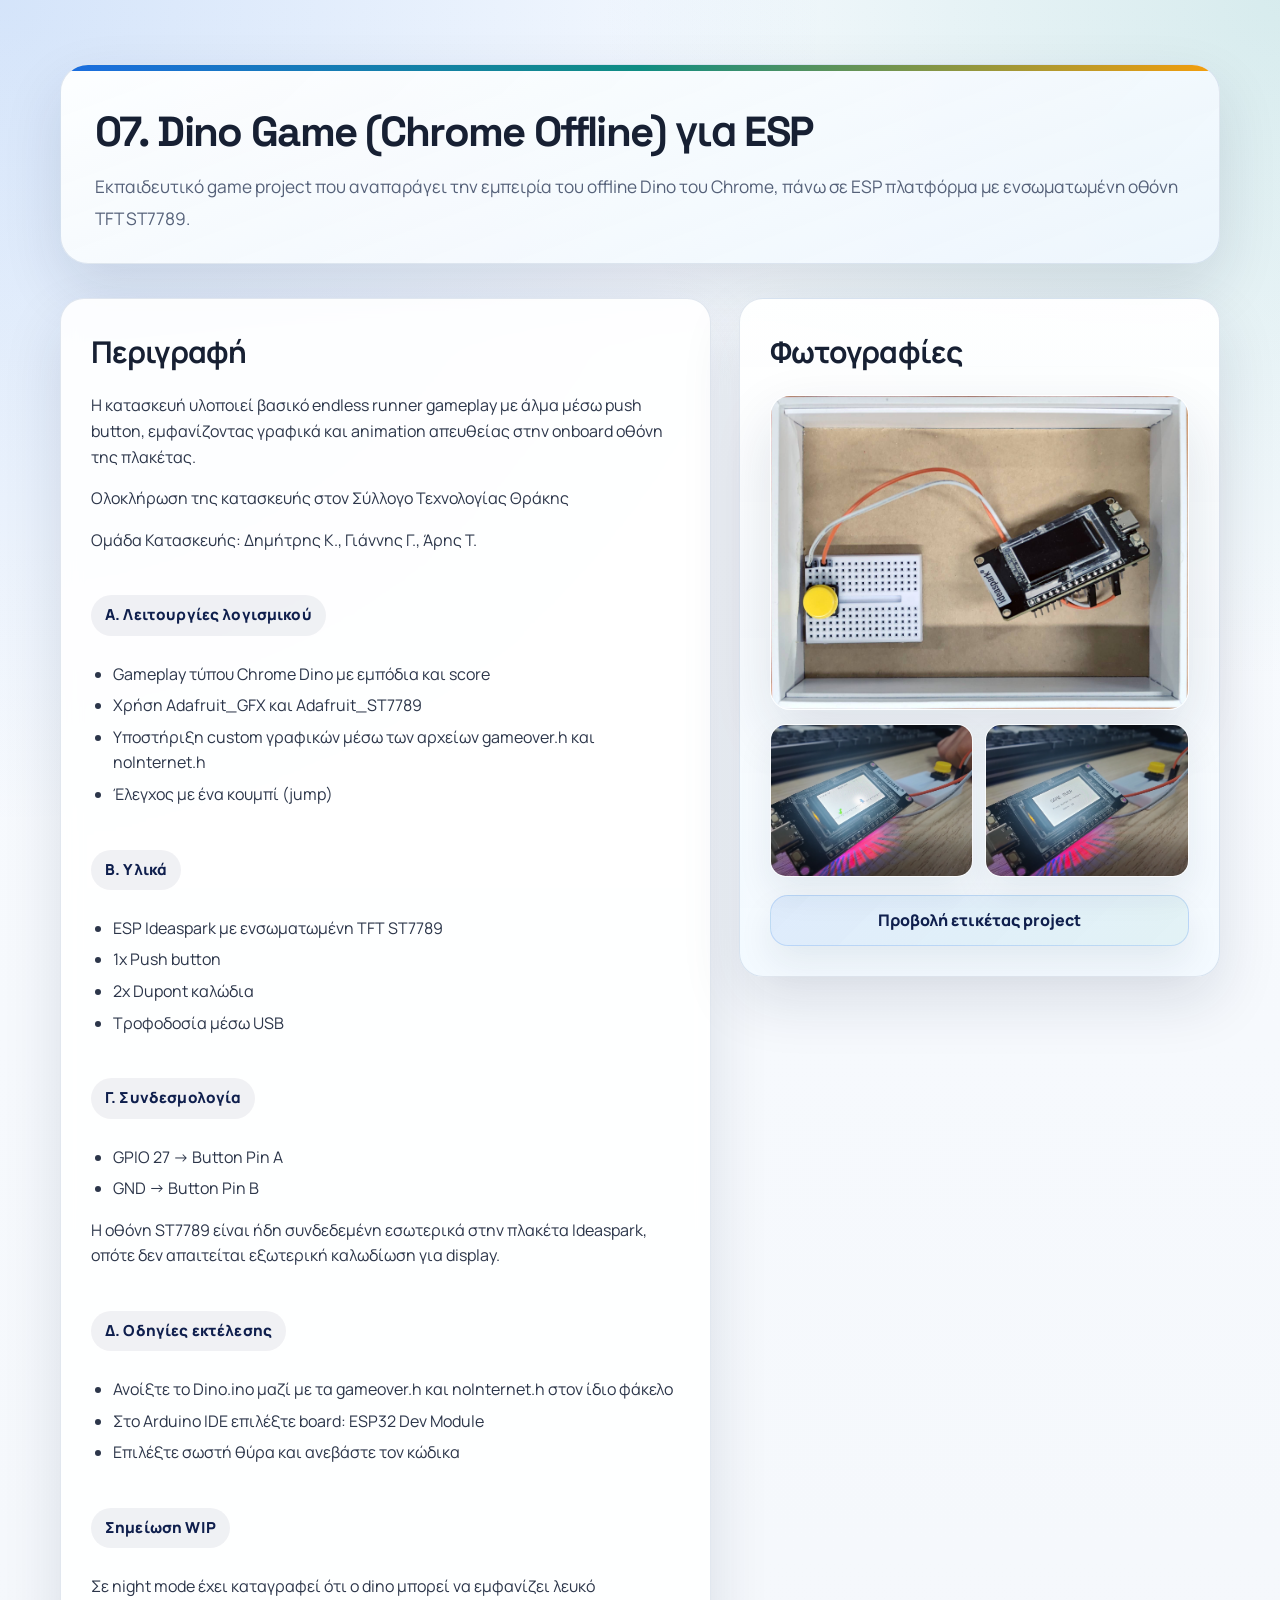
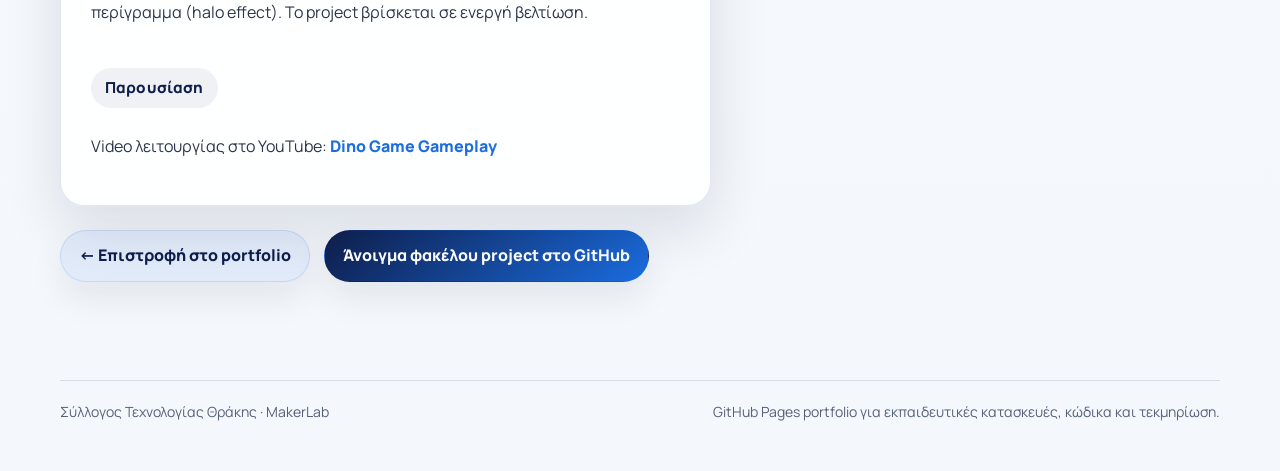
<file: docs/projects/dino-game-esp.html>
<!DOCTYPE html>
<html lang="el">
<head>
  <meta charset="UTF-8" />
  <meta name="viewport" content="width=device-width, initial-scale=1.0" />
  <title>Dino Game για ESP</title>
  <meta name="description" content="Chrome Dino clone για ESP με ενσωματωμένη TFT ST7789 οθόνη και push button." />
  <link rel="canonical" href="https://technologyclubofthrace.github.io/code-and-circuits-experiments/projects/dino-game-esp.html" />
  <meta property="og:locale" content="el_GR" />
  <meta property="og:type" content="article" />
  <meta property="og:site_name" content="Arduino Mini Projects" />
  <meta property="og:title" content="Dino Game για ESP" />
  <meta property="og:description" content="Παιχνίδι τύπου Chrome Dino για ESP Ideaspark με ST7789 οθόνη." />
  <meta property="og:url" content="https://technologyclubofthrace.github.io/code-and-circuits-experiments/projects/dino-game-esp.html" />
  <meta property="og:image" content="https://technologyclubofthrace.github.io/code-and-circuits-experiments/assets/dino-preview.jpg" />
  <meta property="og:image:alt" content="Preview εικόνα του Dino Game για ESP" />
  <meta name="twitter:card" content="summary_large_image" />
  <meta name="twitter:title" content="Dino Game για ESP" />
  <meta name="twitter:description" content="Offline Dino game υλοποίηση σε ESP Ideaspark με κουμπί και TFT ST7789." />
  <meta name="twitter:image" content="https://technologyclubofthrace.github.io/code-and-circuits-experiments/assets/dino-preview.jpg" />
  <link rel="stylesheet" href="../assets/style.css" />
</head>
<body>
  <main>
    <section class="container page-header">
      <h1>07. Dino Game (Chrome Offline) για ESP</h1>
      <p class="lead">
        Εκπαιδευτικό game project που αναπαράγει την εμπειρία του offline Dino του Chrome,
        πάνω σε ESP πλατφόρμα με ενσωματωμένη οθόνη TFT ST7789.
      </p>
    </section>

    <section class="container two-col">
      <div class="content-box">
        <h2>Περιγραφή</h2>
        <p>
          Η κατασκευή υλοποιεί βασικό endless runner gameplay με άλμα μέσω push button,
          εμφανίζοντας γραφικά και animation απευθείας στην onboard οθόνη της πλακέτας.
        </p>
        <p>
          Ολοκλήρωση της κατασκευής στον Σύλλογο Τεχνολογίας Θράκης
        </p>
        <p>
          Ομάδα Κατασκευής: Δημήτρης Κ., Γιάννης Γ., Άρης Τ.
        </p>

        <h3>Α. Λειτουργίες λογισμικού</h3>
        <ul>
          <li>Gameplay τύπου Chrome Dino με εμπόδια και score</li>
          <li>Χρήση Adafruit_GFX και Adafruit_ST7789</li>
          <li>Υποστήριξη custom γραφικών μέσω των αρχείων gameover.h και noInternet.h</li>
          <li>Έλεγχος με ένα κουμπί (jump)</li>
        </ul>

        <h3>Β. Υλικά</h3>
        <ul>
          <li>ESP Ideaspark με ενσωματωμένη TFT ST7789</li>
          <li>1x Push button</li>
          <li>2x Dupont καλώδια</li>
          <li>Τροφοδοσία μέσω USB</li>
        </ul>

        <h3>Γ. Συνδεσμολογία</h3>
        <ul>
          <li>GPIO 27 → Button Pin A</li>
          <li>GND → Button Pin B</li>
        </ul>
        <p>
          Η οθόνη ST7789 είναι ήδη συνδεδεμένη εσωτερικά στην πλακέτα Ideaspark,
          οπότε δεν απαιτείται εξωτερική καλωδίωση για display.
        </p>

        <h3>Δ. Οδηγίες εκτέλεσης</h3>
        <ul>
          <li>Ανοίξτε το Dino.ino μαζί με τα gameover.h και noInternet.h στον ίδιο φάκελο</li>
          <li>Στο Arduino IDE επιλέξτε board: ESP32 Dev Module</li>
          <li>Επιλέξτε σωστή θύρα και ανεβάστε τον κώδικα</li>
        </ul>

        <h3>Σημείωση WIP</h3>
        <p>
          Σε night mode έχει καταγραφεί ότι ο dino μπορεί να εμφανίζει λευκό περίγραμμα
          (halo effect). Το project βρίσκεται σε ενεργή βελτίωση.
        </p>

        <h3>Παρουσίαση</h3>
        <p>
          Video λειτουργίας στο YouTube:
          <a href="https://youtu.be/9ZgGKhBgoEw">Dino Game Gameplay</a>
        </p>
      </div>

      <div class="content-box">
        <h2>Φωτογραφίες</h2>
        <img class="preview-image" src="../assets/dino-preview.jpg" alt="Dino Game για ESP" />
        <div class="photo-gallery">
          <img class="gallery-image" src="../assets/dino-gameplay.jpg" alt="Gameplay του Dino στην οθόνη" />
          <img class="gallery-image" src="../assets/dino-board.jpg" alt="Πλακέτα ESP με το project Dino" />
        </div>
        <a class="project-label-link" href="../labels/07.png" target="_blank" rel="noopener noreferrer">Προβολή ετικέτας project</a>
      </div>
    </section>

    <section class="container page-actions">
      <a class="page-action page-action-secondary" href="../index.html">← Επιστροφή στο portfolio</a>
      <a class="page-action page-action-primary" href="https://github.com/TechnologyClubOfThrace/code-and-circuits-experiments/tree/main/07_dino_game_ESP">Άνοιγμα φακέλου project στο GitHub</a>
    </section>
  </main>

  <footer>
    <div class="container footer-box">
      <div>Σύλλογος Τεχνολογίας Θράκης · MakerLab</div>
      <div>GitHub Pages portfolio για εκπαιδευτικές κατασκευές, κώδικα και τεκμηρίωση.</div>
    </div>
  </footer>
</body>
</html>
</file>
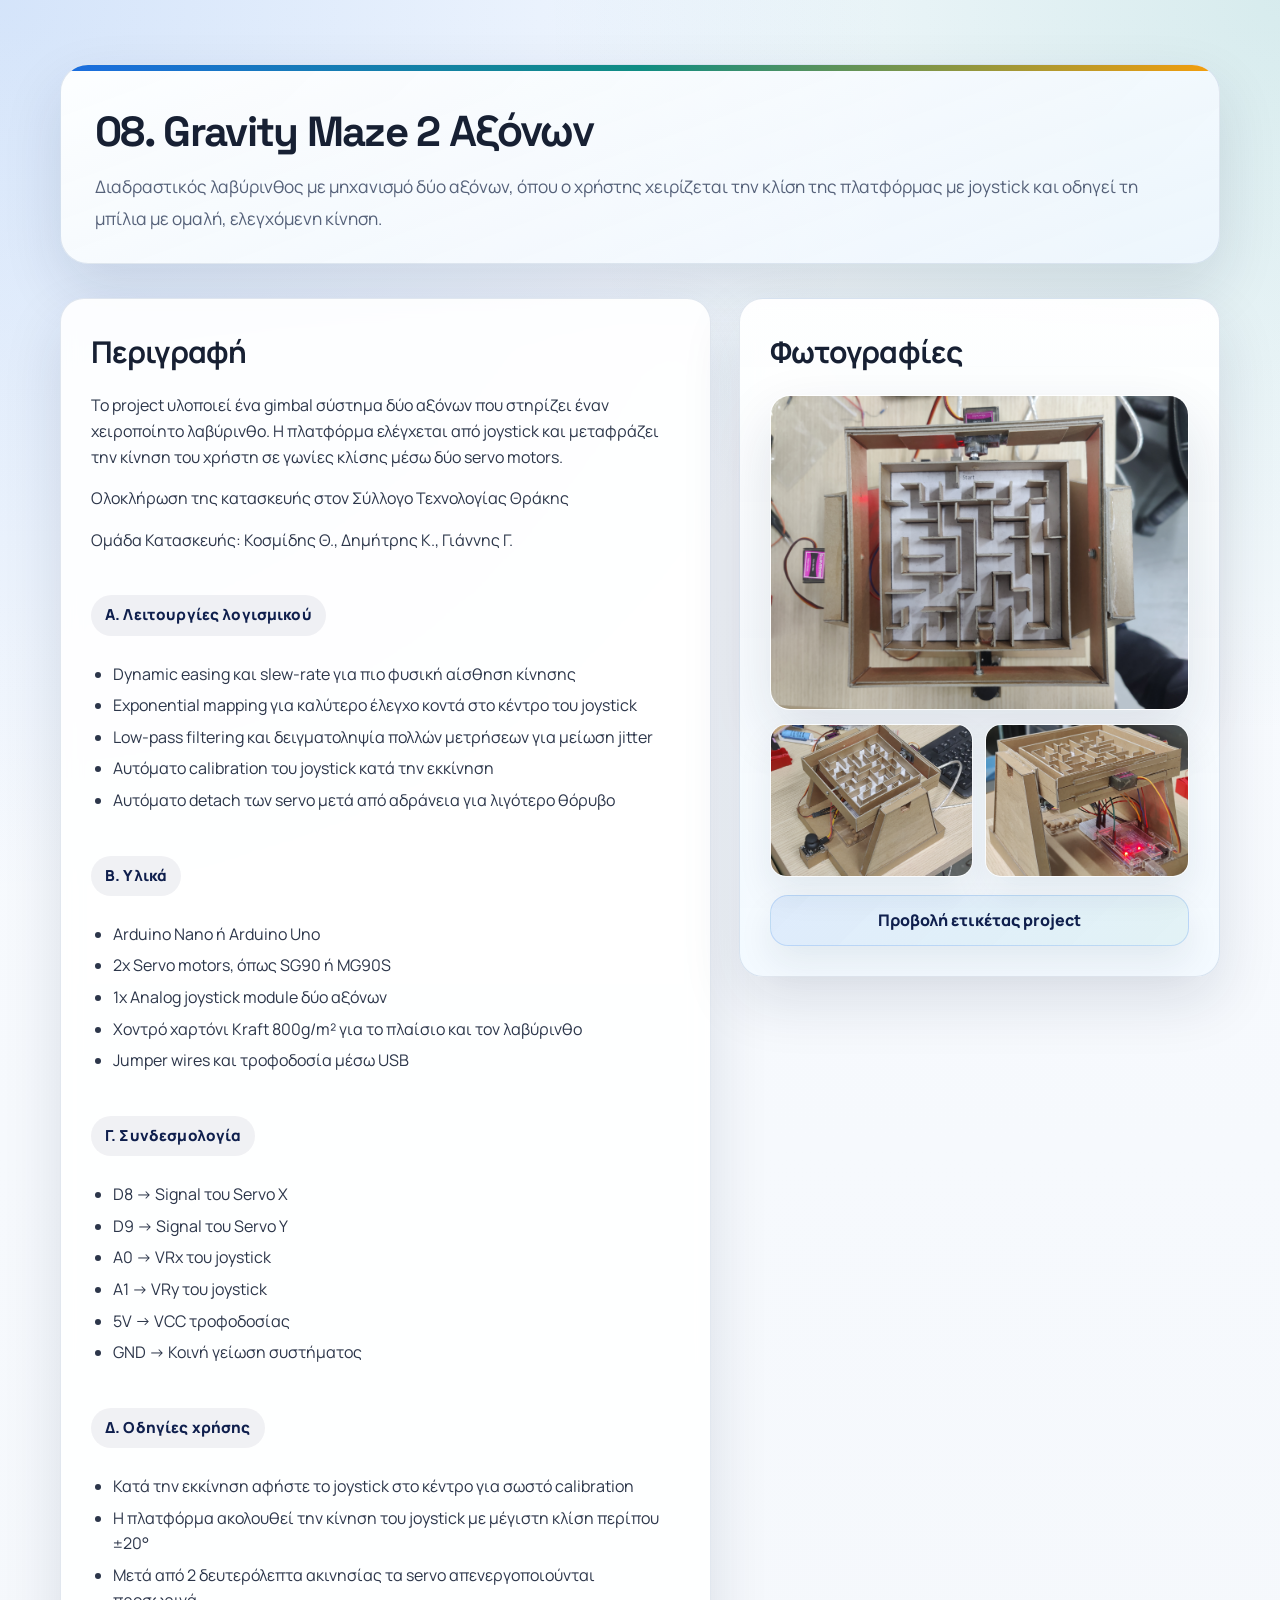
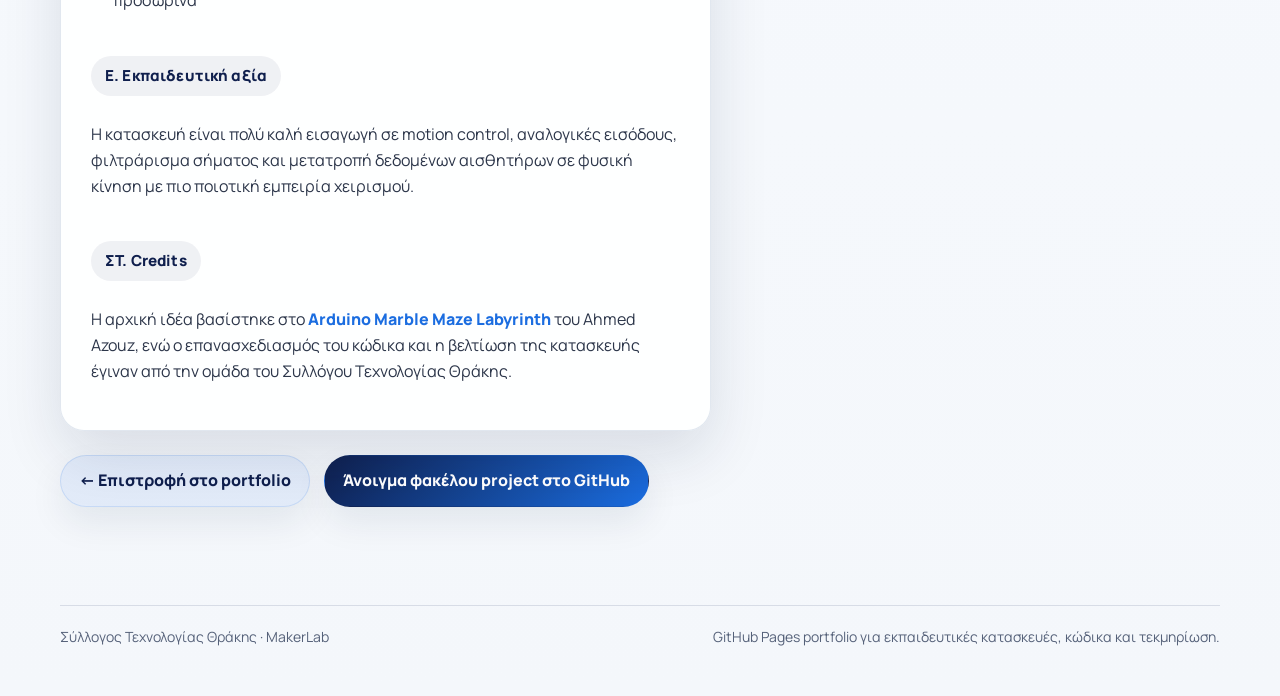
<file: docs/projects/gravity-maze.html>
<!DOCTYPE html>
<html lang="el">
<head>
  <meta charset="UTF-8" />
  <meta name="viewport" content="width=device-width, initial-scale=1.0" />
  <title>Gravity Maze 2 Αξόνων</title>
  <meta name="description" content="Λαβύρινθος βαρύτητας 2 αξόνων με Arduino, joystick και δύο servo motors για ομαλό έλεγχο κλίσης." />
  <link rel="canonical" href="https://technologyclubofthrace.github.io/code-and-circuits-experiments/projects/gravity-maze.html" />
  <meta property="og:locale" content="el_GR" />
  <meta property="og:type" content="article" />
  <meta property="og:site_name" content="Arduino Mini Projects" />
  <meta property="og:title" content="Gravity Maze 2 Αξόνων" />
  <meta property="og:description" content="Arduino κατασκευή λαβύρινθου με joystick, δύο άξονες κίνησης και servo control με smoothing." />
  <meta property="og:url" content="https://technologyclubofthrace.github.io/code-and-circuits-experiments/projects/gravity-maze.html" />
  <meta property="og:image" content="https://technologyclubofthrace.github.io/code-and-circuits-experiments/assets/gravity-maze-preview.jpg" />
  <meta property="og:image:alt" content="Preview εικόνα του Gravity Maze 2 Αξόνων" />
  <meta name="twitter:card" content="summary_large_image" />
  <meta name="twitter:title" content="Gravity Maze 2 Αξόνων" />
  <meta name="twitter:description" content="Μηχανισμός λαβύρινθου με joystick, servo motors και Arduino για έλεγχο κλίσης δύο αξόνων." />
  <meta name="twitter:image" content="https://technologyclubofthrace.github.io/code-and-circuits-experiments/assets/gravity-maze-preview.jpg" />
  <link rel="stylesheet" href="../assets/style.css" />
</head>
<body>
  <main>
    <section class="container page-header">
      <h1>08. Gravity Maze 2 Αξόνων</h1>
      <p class="lead">
        Διαδραστικός λαβύρινθος με μηχανισμό δύο αξόνων, όπου ο χρήστης χειρίζεται την κλίση
        της πλατφόρμας με joystick και οδηγεί τη μπίλια με ομαλή, ελεγχόμενη κίνηση.
      </p>
    </section>

    <section class="container two-col">
      <div class="content-box">
        <h2>Περιγραφή</h2>
        <p>
          Το project υλοποιεί ένα gimbal σύστημα δύο αξόνων που στηρίζει έναν χειροποίητο λαβύρινθο.
          Η πλατφόρμα ελέγχεται από joystick και μεταφράζει την κίνηση του χρήστη σε γωνίες κλίσης
          μέσω δύο servo motors.
        </p>
        <p>
          Ολοκλήρωση της κατασκευής στον Σύλλογο Τεχνολογίας Θράκης
        </p>
        <p>
          Ομάδα Κατασκευής: Κοσμίδης Θ., Δημήτρης Κ., Γιάννης Γ.
        </p>

        <h3>Α. Λειτουργίες λογισμικού</h3>
        <ul>
          <li>Dynamic easing και slew-rate για πιο φυσική αίσθηση κίνησης</li>
          <li>Exponential mapping για καλύτερο έλεγχο κοντά στο κέντρο του joystick</li>
          <li>Low-pass filtering και δειγματοληψία πολλών μετρήσεων για μείωση jitter</li>
          <li>Αυτόματο calibration του joystick κατά την εκκίνηση</li>
          <li>Αυτόματο detach των servo μετά από αδράνεια για λιγότερο θόρυβο</li>
        </ul>

        <h3>Β. Υλικά</h3>
        <ul>
          <li>Arduino Nano ή Arduino Uno</li>
          <li>2x Servo motors, όπως SG90 ή MG90S</li>
          <li>1x Analog joystick module δύο αξόνων</li>
          <li>Χοντρό χαρτόνι Kraft 800g/m² για το πλαίσιο και τον λαβύρινθο</li>
          <li>Jumper wires και τροφοδοσία μέσω USB</li>
        </ul>

        <h3>Γ. Συνδεσμολογία</h3>
        <ul>
          <li>D8 → Signal του Servo X</li>
          <li>D9 → Signal του Servo Y</li>
          <li>A0 → VRx του joystick</li>
          <li>A1 → VRy του joystick</li>
          <li>5V → VCC τροφοδοσίας</li>
          <li>GND → Κοινή γείωση συστήματος</li>
        </ul>

        <h3>Δ. Οδηγίες χρήσης</h3>
        <ul>
          <li>Κατά την εκκίνηση αφήστε το joystick στο κέντρο για σωστό calibration</li>
          <li>Η πλατφόρμα ακολουθεί την κίνηση του joystick με μέγιστη κλίση περίπου ±20°</li>
          <li>Μετά από 2 δευτερόλεπτα ακινησίας τα servo απενεργοποιούνται προσωρινά</li>
        </ul>

        <h3>Ε. Εκπαιδευτική αξία</h3>
        <p>
          Η κατασκευή είναι πολύ καλή εισαγωγή σε motion control, αναλογικές εισόδους,
          φιλτράρισμα σήματος και μετατροπή δεδομένων αισθητήρων σε φυσική κίνηση με
          πιο ποιοτική εμπειρία χειρισμού.
        </p>

        <h3>ΣΤ. Credits</h3>
        <p>
          Η αρχική ιδέα βασίστηκε στο
          <a href="https://www.instructables.com/Arduino-Marble-Maze-Labyrinth/">Arduino Marble Maze Labyrinth</a>
          του Ahmed Azouz, ενώ ο επανασχεδιασμός του κώδικα και η βελτίωση της κατασκευής
          έγιναν από την ομάδα του Συλλόγου Τεχνολογίας Θράκης.
        </p>
      </div>

      <div class="content-box">
        <h2>Φωτογραφίες</h2>
        <img class="preview-image" src="../assets/gravity-maze-preview.jpg" alt="Gravity Maze 2 Αξόνων" />
        <div class="photo-gallery">
          <img class="gallery-image" src="../assets/gravity-maze-build-01.jpg" alt="Κατασκευή λαβύρινθου με joystick και servo" />
          <img class="gallery-image" src="../assets/gravity-maze-build-02.jpg" alt="Πλήρης κατασκευή Gravity Maze" />
        </div>
        <a class="project-label-link" href="../labels/08.png" target="_blank" rel="noopener noreferrer">Προβολή ετικέτας project</a>
      </div>
    </section>

    <section class="container page-actions">
      <a class="page-action page-action-secondary" href="../index.html">← Επιστροφή στο portfolio</a>
      <a class="page-action page-action-primary" href="https://github.com/TechnologyClubOfThrace/code-and-circuits-experiments/tree/main/08_Gravity_Maze">Άνοιγμα φακέλου project στο GitHub</a>
    </section>
  </main>

  <footer>
    <div class="container footer-box">
      <div>Σύλλογος Τεχνολογίας Θράκης · MakerLab</div>
      <div>GitHub Pages portfolio για εκπαιδευτικές κατασκευές, κώδικα και τεκμηρίωση.</div>
    </div>
  </footer>
</body>
</html>
</file>
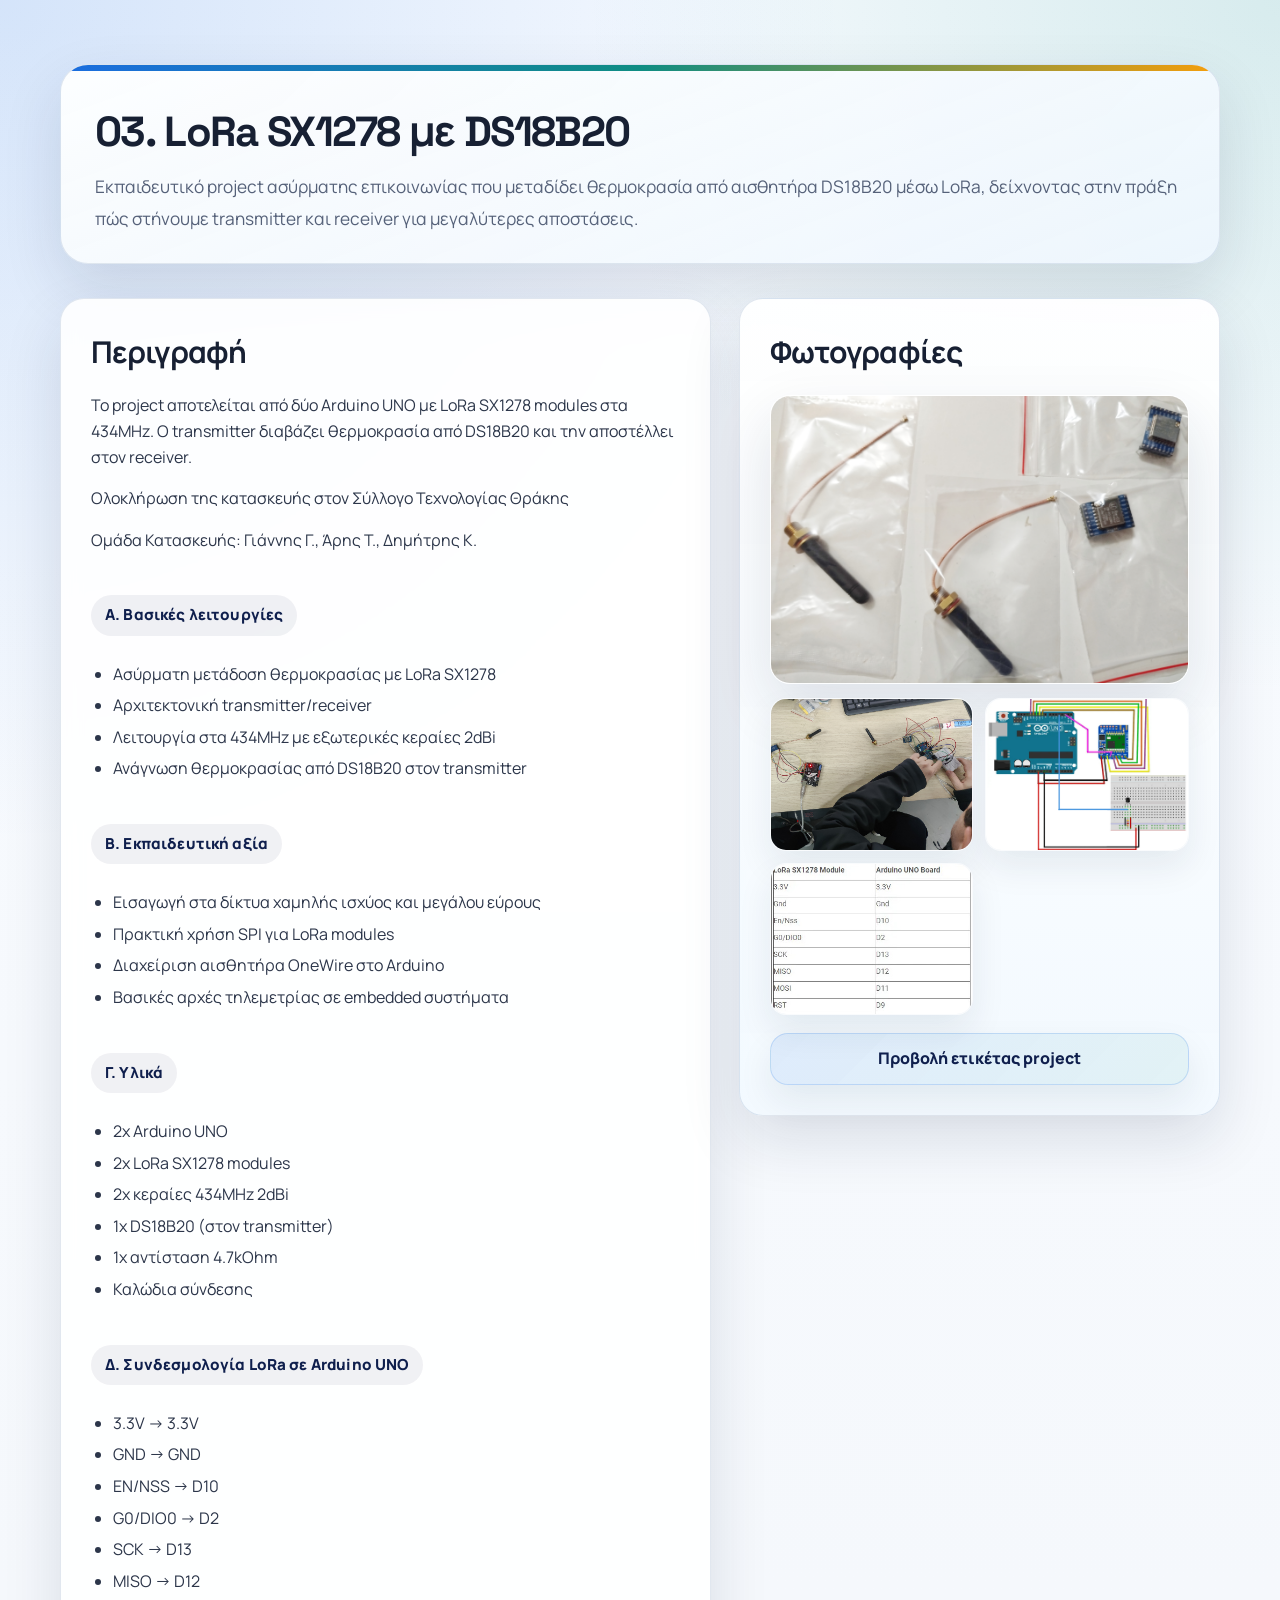
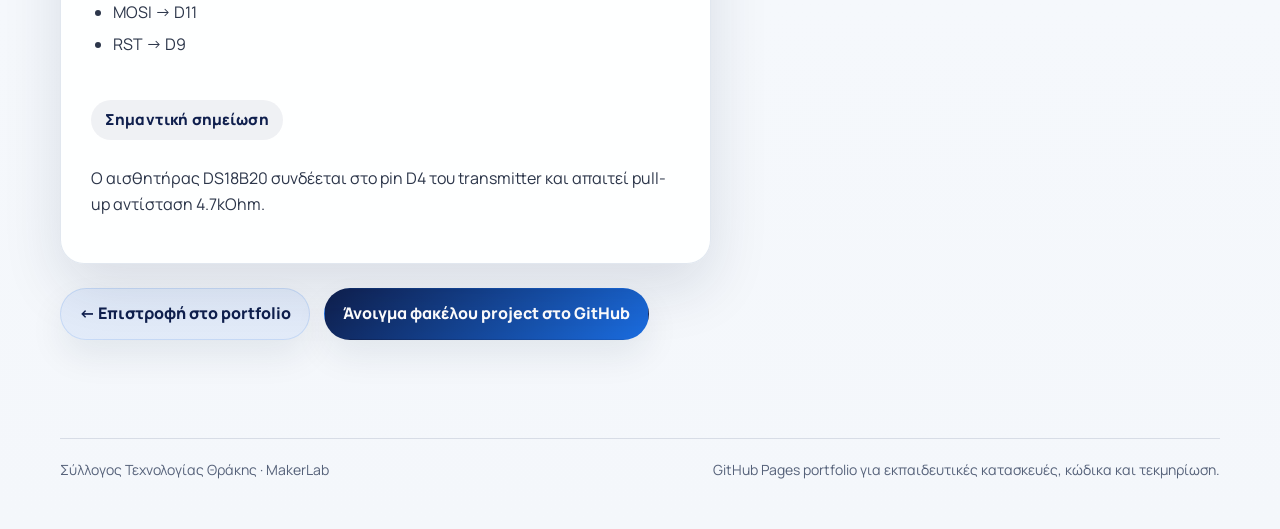
<file: docs/projects/lora-ds18b20.html>
<!DOCTYPE html>
<html lang="el">
<head>
  <meta charset="UTF-8" />
  <meta name="viewport" content="width=device-width, initial-scale=1.0" />
  <title>LoRa SX1278 με DS18B20</title>
  <meta name="description" content="Εκπαιδευτικό Arduino project για μετάδοση θερμοκρασίας σε μεγάλες αποστάσεις με LoRa SX1278 και DS18B20." />
  <link rel="canonical" href="https://technologyclubofthrace.github.io/code-and-circuits-experiments/projects/lora-ds18b20.html" />
  <meta property="og:locale" content="el_GR" />
  <meta property="og:type" content="article" />
  <meta property="og:site_name" content="Arduino Mini Projects" />
  <meta property="og:title" content="LoRa SX1278 με DS18B20" />
  <meta property="og:description" content="Μετάδοση θερμοκρασίας σε μεγάλες αποστάσεις με δύο LoRa modules και αισθητήρα DS18B20." />
  <meta property="og:url" content="https://technologyclubofthrace.github.io/code-and-circuits-experiments/projects/lora-ds18b20.html" />
  <meta property="og:image" content="https://technologyclubofthrace.github.io/code-and-circuits-experiments/assets/lora-preview.jpg" />
  <meta property="og:image:alt" content="Preview εικόνα του project LoRa SX1278 με DS18B20" />
  <meta name="twitter:card" content="summary_large_image" />
  <meta name="twitter:title" content="LoRa SX1278 με DS18B20" />
  <meta name="twitter:description" content="Μετάδοση θερμοκρασίας σε μεγάλες αποστάσεις με LoRa SX1278 και DS18B20." />
  <meta name="twitter:image" content="https://technologyclubofthrace.github.io/code-and-circuits-experiments/assets/lora-preview.jpg" />
  <link rel="stylesheet" href="../assets/style.css" />
</head>
<body>
  <main>
    <section class="container page-header">
      <h1>03. LoRa SX1278 με DS18B20</h1>
      <p class="lead">
        Εκπαιδευτικό project ασύρματης επικοινωνίας που μεταδίδει θερμοκρασία από αισθητήρα DS18B20
        μέσω LoRa, δείχνοντας στην πράξη πώς στήνουμε transmitter και receiver για μεγαλύτερες αποστάσεις.
      </p>
    </section>

    <section class="container two-col">
      <div class="content-box">
        <h2>Περιγραφή</h2>
        <p>
          Το project αποτελείται από δύο Arduino UNO με LoRa SX1278 modules στα 434MHz.
          Ο transmitter διαβάζει θερμοκρασία από DS18B20 και την αποστέλλει στον receiver.
        </p>
        <p>
          Ολοκλήρωση της κατασκευής στον Σύλλογο Τεχνολογίας Θράκης
        </p>
        <p>
          Ομάδα Κατασκευής: Γιάννης Γ., Άρης Τ., Δημήτρης Κ.
        </p>

        <h3>Α. Βασικές λειτουργίες</h3>
        <ul>
          <li>Ασύρματη μετάδοση θερμοκρασίας με LoRa SX1278</li>
          <li>Αρχιτεκτονική transmitter/receiver</li>
          <li>Λειτουργία στα 434MHz με εξωτερικές κεραίες 2dBi</li>
          <li>Ανάγνωση θερμοκρασίας από DS18B20 στον transmitter</li>
        </ul>

        <h3>Β. Εκπαιδευτική αξία</h3>
        <ul>
          <li>Εισαγωγή στα δίκτυα χαμηλής ισχύος και μεγάλου εύρους</li>
          <li>Πρακτική χρήση SPI για LoRa modules</li>
          <li>Διαχείριση αισθητήρα OneWire στο Arduino</li>
          <li>Βασικές αρχές τηλεμετρίας σε embedded συστήματα</li>
        </ul>

        <h3>Γ. Υλικά</h3>
        <ul>
          <li>2x Arduino UNO</li>
          <li>2x LoRa SX1278 modules</li>
          <li>2x κεραίες 434MHz 2dBi</li>
          <li>1x DS18B20 (στον transmitter)</li>
          <li>1x αντίσταση 4.7kOhm</li>
          <li>Καλώδια σύνδεσης</li>
        </ul>

        <h3>Δ. Συνδεσμολογία LoRa σε Arduino UNO</h3>
        <ul>
          <li>3.3V → 3.3V</li>
          <li>GND → GND</li>
          <li>EN/NSS → D10</li>
          <li>G0/DIO0 → D2</li>
          <li>SCK → D13</li>
          <li>MISO → D12</li>
          <li>MOSI → D11</li>
          <li>RST → D9</li>
        </ul>

        <h3>Σημαντική σημείωση</h3>
        <p>
          Ο αισθητήρας DS18B20 συνδέεται στο pin D4 του transmitter και απαιτεί pull-up
          αντίσταση 4.7kOhm.
        </p>
      </div>

      <div class="content-box">
        <h2>Φωτογραφίες</h2>
        <img class="preview-image" src="../assets/lora-preview.jpg" alt="LoRa SX1278 με DS18B20" />
        <div class="photo-gallery">
          <img class="gallery-image" src="../assets/lora-transmitter-receiver.jpg" alt="LoRa transmitter και receiver" />
          <img class="gallery-image" src="../assets/lora-schematic.jpg" alt="Σχηματικό διάγραμμα LoRa DS18B20" />
          <img class="gallery-image" src="../assets/lora-pinout.jpg" alt="Pin wiring LoRa SX1278" />
        </div>
        <a class="project-label-link" href="../labels/03.png" target="_blank" rel="noopener noreferrer">Προβολή ετικέτας project</a>
      </div>
    </section>

    <section class="container page-actions">
      <a class="page-action page-action-secondary" href="../index.html">← Επιστροφή στο portfolio</a>
      <a class="page-action page-action-primary" href="https://github.com/TechnologyClubOfThrace/code-and-circuits-experiments/tree/main/03_lora_module_with_ds18b20">Άνοιγμα φακέλου project στο GitHub</a>
    </section>
  </main>

  <footer>
    <div class="container footer-box">
      <div>Σύλλογος Τεχνολογίας Θράκης · MakerLab</div>
      <div>GitHub Pages portfolio για εκπαιδευτικές κατασκευές, κώδικα και τεκμηρίωση.</div>
    </div>
  </footer>
</body>
</html>
</file>
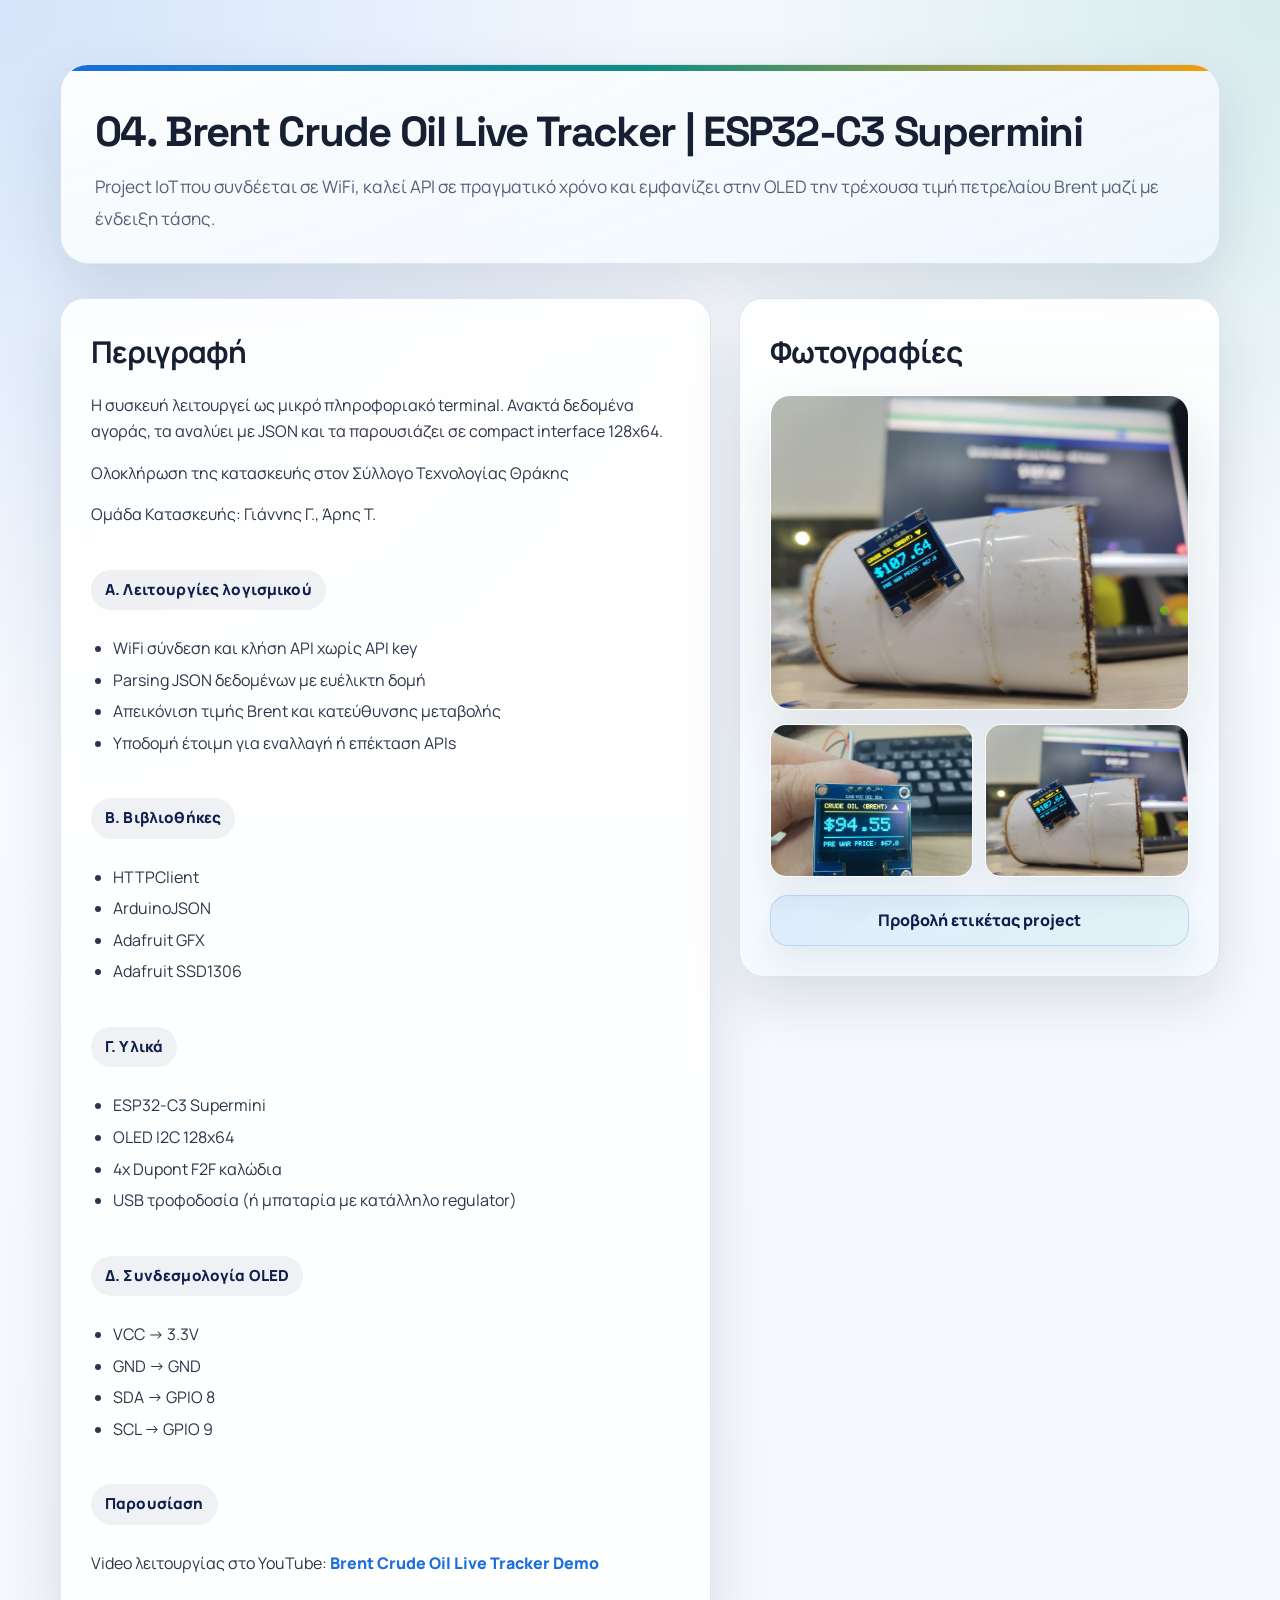
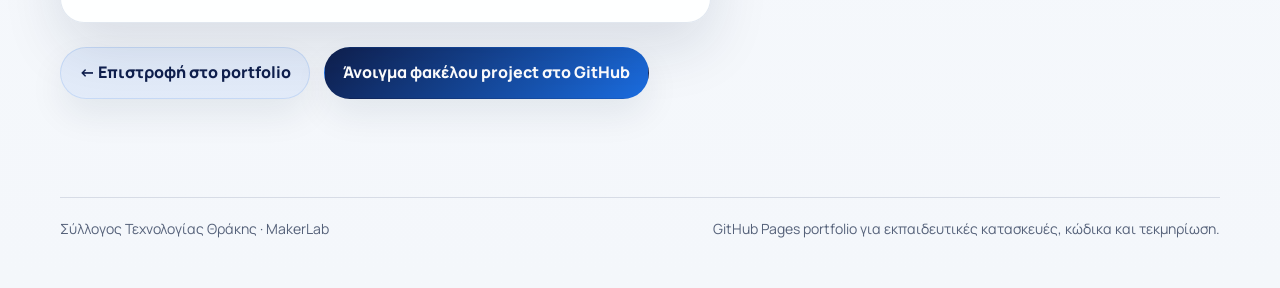
<file: docs/projects/oil-price-tracker.html>
<!DOCTYPE html>
<html lang="el">
<head>
  <meta charset="UTF-8" />
  <meta name="viewport" content="width=device-width, initial-scale=1.0" />
  <title>Brent Crude Oil Live Tracker</title>
  <meta name="description" content="ESP32-C3 project που εμφανίζει σε OLED την τρέχουσα τιμή Brent μέσω online API." />
  <link rel="canonical" href="https://technologyclubofthrace.github.io/code-and-circuits-experiments/projects/oil-price-tracker.html" />
  <meta property="og:locale" content="el_GR" />
  <meta property="og:type" content="article" />
  <meta property="og:site_name" content="Arduino Mini Projects" />
  <meta property="og:title" content="Brent Crude Oil Live Tracker" />
  <meta property="og:description" content="ESP32-C3 tracker με WiFi, API και OLED προβολή τιμής πετρελαίου Brent." />
  <meta property="og:url" content="https://technologyclubofthrace.github.io/code-and-circuits-experiments/projects/oil-price-tracker.html" />
  <meta property="og:image" content="https://technologyclubofthrace.github.io/code-and-circuits-experiments/assets/oil-tracker-preview.jpg" />
  <meta property="og:image:alt" content="Preview εικόνα του Brent Crude Oil Live Tracker" />
  <meta name="twitter:card" content="summary_large_image" />
  <meta name="twitter:title" content="Brent Crude Oil Live Tracker" />
  <meta name="twitter:description" content="ESP32-C3 tracker με online API και OLED προβολή τιμής Brent." />
  <meta name="twitter:image" content="https://technologyclubofthrace.github.io/code-and-circuits-experiments/assets/oil-tracker-preview.jpg" />
  <link rel="stylesheet" href="../assets/style.css" />
</head>
<body>
  <main>
    <section class="container page-header">
      <h1>04. Brent Crude Oil Live Tracker | ESP32-C3 Supermini</h1>
      <p class="lead">
        Project IoT που συνδέεται σε WiFi, καλεί API σε πραγματικό χρόνο και εμφανίζει
        στην OLED την τρέχουσα τιμή πετρελαίου Brent μαζί με ένδειξη τάσης.
      </p>
    </section>

    <section class="container two-col">
      <div class="content-box">
        <h2>Περιγραφή</h2>
        <p>
          Η συσκευή λειτουργεί ως μικρό πληροφοριακό terminal. Ανακτά δεδομένα αγοράς,
          τα αναλύει με JSON και τα παρουσιάζει σε compact interface 128x64.
        </p>
        <p>
          Ολοκλήρωση της κατασκευής στον Σύλλογο Τεχνολογίας Θράκης
        </p>
        <p>
          Ομάδα Κατασκευής: Γιάννης Γ., Άρης Τ.
        </p>

        <h3>Α. Λειτουργίες λογισμικού</h3>
        <ul>
          <li>WiFi σύνδεση και κλήση API χωρίς API key</li>
          <li>Parsing JSON δεδομένων με ευέλικτη δομή</li>
          <li>Απεικόνιση τιμής Brent και κατεύθυνσης μεταβολής</li>
          <li>Υποδομή έτοιμη για εναλλαγή ή επέκταση APIs</li>
        </ul>

        <h3>Β. Βιβλιοθήκες</h3>
        <ul>
          <li>HTTPClient</li>
          <li>ArduinoJSON</li>
          <li>Adafruit GFX</li>
          <li>Adafruit SSD1306</li>
        </ul>

        <h3>Γ. Υλικά</h3>
        <ul>
          <li>ESP32-C3 Supermini</li>
          <li>OLED I2C 128x64</li>
          <li>4x Dupont F2F καλώδια</li>
          <li>USB τροφοδοσία (ή μπαταρία με κατάλληλο regulator)</li>
        </ul>

        <h3>Δ. Συνδεσμολογία OLED</h3>
        <ul>
          <li>VCC → 3.3V</li>
          <li>GND → GND</li>
          <li>SDA → GPIO 8</li>
          <li>SCL → GPIO 9</li>
        </ul>

        <h3>Παρουσίαση</h3>
        <p>
          Video λειτουργίας στο YouTube:
          <a href="https://www.youtube.com/watch?v=RXw2apjPLxI">Brent Crude Oil Live Tracker Demo</a>
        </p>
      </div>

      <div class="content-box">
        <h2>Φωτογραφίες</h2>
        <img class="preview-image" src="../assets/oil-tracker-preview.jpg" alt="Brent Crude Oil Live Tracker" />
        <div class="photo-gallery">
          <img class="gallery-image" src="../assets/oil-tracker-screen.jpg" alt="OLED οθόνη με τιμή πετρελαίου" />
          <img class="gallery-image" src="../assets/oil-tracker-preview.jpg" alt="Κατασκευή ESP32-C3 Oil Tracker" />
        </div>
        <a class="project-label-link" href="../labels/04.png" target="_blank" rel="noopener noreferrer">Προβολή ετικέτας project</a>
      </div>
    </section>

    <section class="container page-actions">
      <a class="page-action page-action-secondary" href="../index.html">← Επιστροφή στο portfolio</a>
      <a class="page-action page-action-primary" href="https://github.com/TechnologyClubOfThrace/code-and-circuits-experiments/tree/main/04_oil_price_tracker">Άνοιγμα φακέλου project στο GitHub</a>
    </section>
  </main>

  <footer>
    <div class="container footer-box">
      <div>Σύλλογος Τεχνολογίας Θράκης · MakerLab</div>
      <div>GitHub Pages portfolio για εκπαιδευτικές κατασκευές, κώδικα και τεκμηρίωση.</div>
    </div>
  </footer>
</body>
</html>
</file>
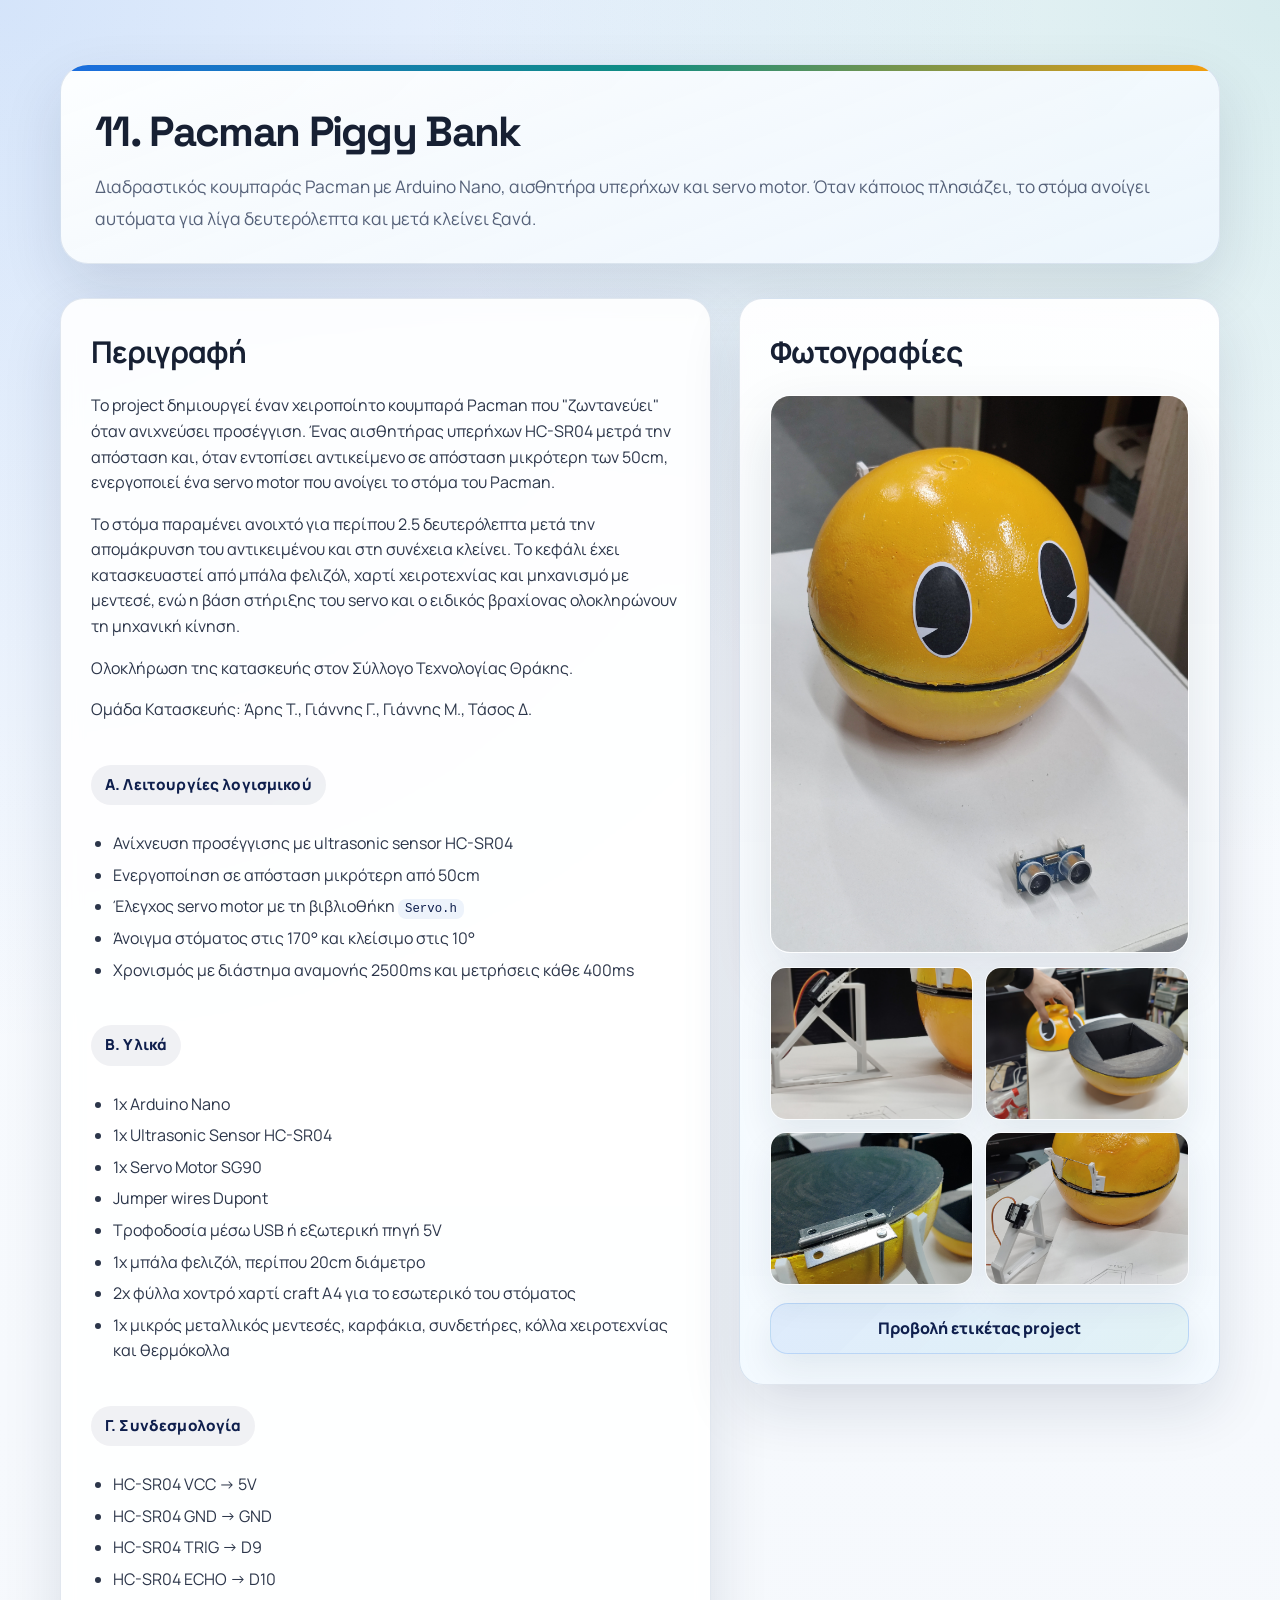
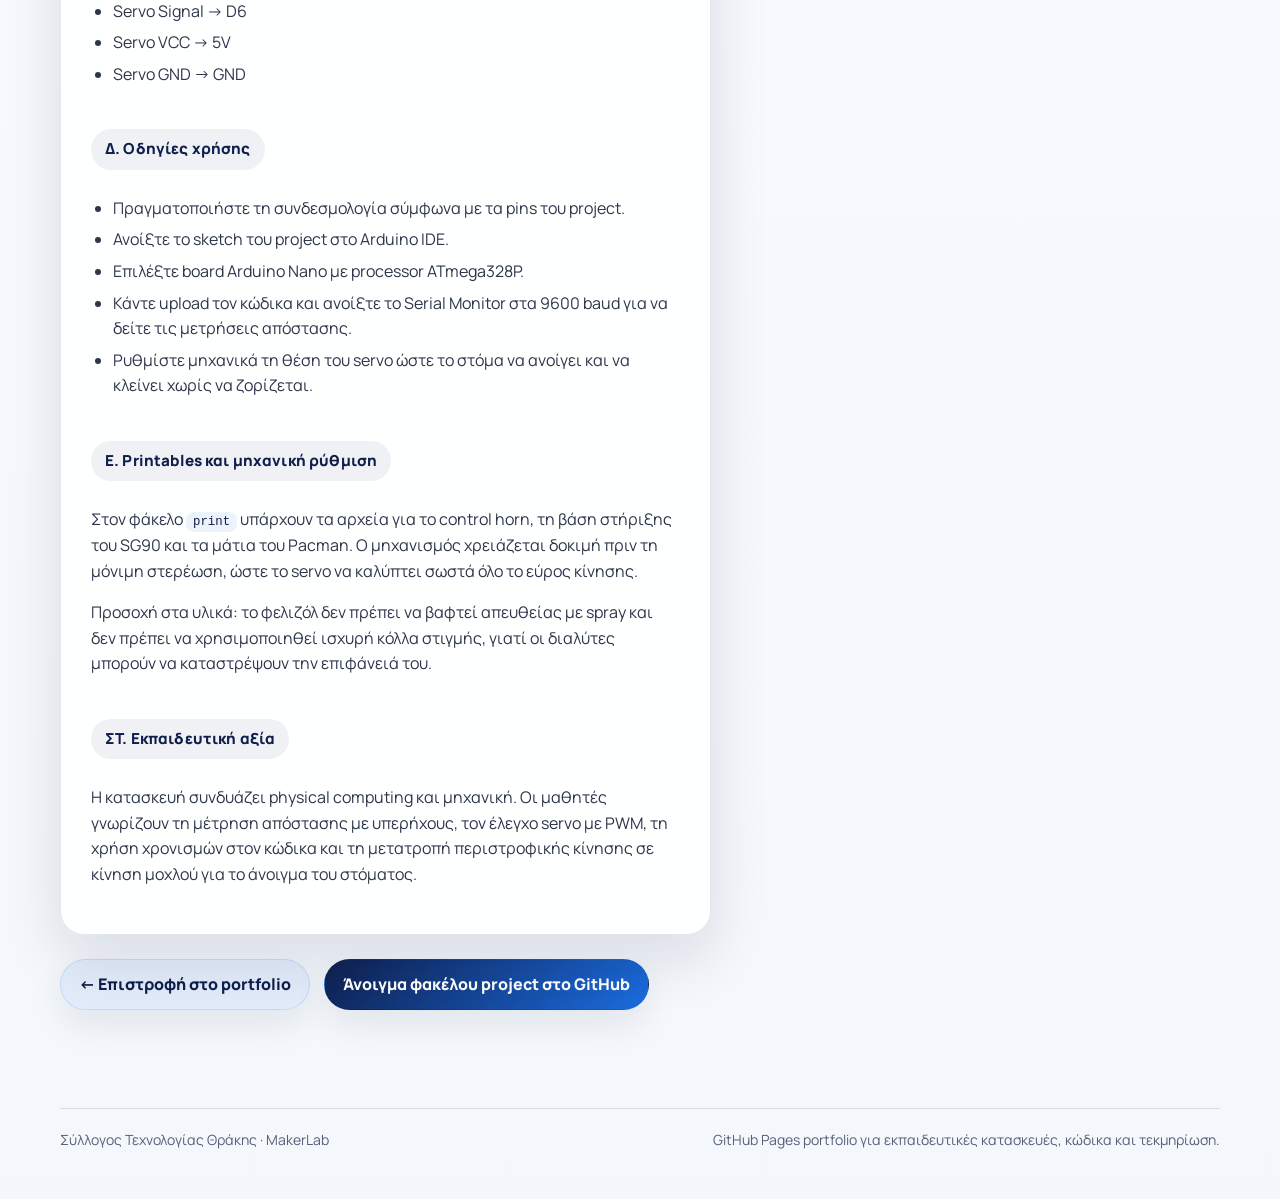
<file: docs/projects/pacman-piggybank.html>
<!DOCTYPE html>
<html lang="el">
<head>
  <meta charset="UTF-8" />
  <meta name="viewport" content="width=device-width, initial-scale=1.0" />
  <title>Pacman Piggy Bank με Arduino Nano</title>
  <meta name="description" content="Διαδραστικός κουμπαράς Pacman με Arduino Nano, αισθητήρα υπερήχων HC-SR04 και servo motor που ανοίγει αυτόματα το στόμα όταν πλησιάζει αντικείμενο." />
  <link rel="canonical" href="https://technologyclubofthrace.github.io/code-and-circuits-experiments/projects/pacman-piggybank.html" />
  <meta property="og:locale" content="el_GR" />
  <meta property="og:type" content="article" />
  <meta property="og:site_name" content="Arduino Mini Projects" />
  <meta property="og:title" content="Pacman Piggy Bank με Arduino Nano" />
  <meta property="og:description" content="Arduino Nano project που συνδυάζει αισθητήρα υπερήχων, servo motor και χειροποίητη μηχανική κατασκευή για έναν Pacman κουμπαρά που ζωντανεύει." />
  <meta property="og:url" content="https://technologyclubofthrace.github.io/code-and-circuits-experiments/projects/pacman-piggybank.html" />
  <meta property="og:image" content="https://technologyclubofthrace.github.io/code-and-circuits-experiments/assets/pacman-piggybank-preview.jpg" />
  <meta property="og:image:alt" content="Preview εικόνα του Pacman Piggy Bank με Arduino Nano" />
  <meta name="twitter:card" content="summary_large_image" />
  <meta name="twitter:title" content="Pacman Piggy Bank με Arduino Nano" />
  <meta name="twitter:description" content="Διαδραστικός κουμπαράς Pacman με ultrasonic sensor, servo motor και Arduino Nano." />
  <meta name="twitter:image" content="https://technologyclubofthrace.github.io/code-and-circuits-experiments/assets/pacman-piggybank-preview.jpg" />
  <link rel="stylesheet" href="../assets/style.css" />
</head>
<body>
  <main>
    <section class="container page-header">
      <h1>11. Pacman Piggy Bank</h1>
      <p class="lead">
        Διαδραστικός κουμπαράς Pacman με Arduino Nano, αισθητήρα υπερήχων και servo motor.
        Όταν κάποιος πλησιάζει, το στόμα ανοίγει αυτόματα για λίγα δευτερόλεπτα και μετά κλείνει ξανά.
      </p>
    </section>

    <section class="container two-col">
      <div class="content-box">
        <h2>Περιγραφή</h2>
        <p>
          Το project δημιουργεί έναν χειροποίητο κουμπαρά Pacman που "ζωντανεύει" όταν ανιχνεύσει προσέγγιση.
          Ένας αισθητήρας υπερήχων HC-SR04 μετρά την απόσταση και, όταν εντοπίσει αντικείμενο σε απόσταση μικρότερη
          των 50cm, ενεργοποιεί ένα servo motor που ανοίγει το στόμα του Pacman.
        </p>
        <p>
          Το στόμα παραμένει ανοιχτό για περίπου 2.5 δευτερόλεπτα μετά την απομάκρυνση του αντικειμένου και στη συνέχεια
          κλείνει. Το κεφάλι έχει κατασκευαστεί από μπάλα φελιζόλ, χαρτί χειροτεχνίας και μηχανισμό με μεντεσέ,
          ενώ η βάση στήριξης του servo και ο ειδικός βραχίονας ολοκληρώνουν τη μηχανική κίνηση.
        </p>
        <p>
          Ολοκλήρωση της κατασκευής στον Σύλλογο Τεχνολογίας Θράκης.
        </p>
        <p>
          Ομάδα Κατασκευής: Άρης Τ., Γιάννης Γ., Γιάννης Μ., Τάσος Δ.
        </p>

        <h3>Α. Λειτουργίες λογισμικού</h3>
        <ul>
          <li>Ανίχνευση προσέγγισης με ultrasonic sensor HC-SR04</li>
          <li>Ενεργοποίηση σε απόσταση μικρότερη από 50cm</li>
          <li>Έλεγχος servo motor με τη βιβλιοθήκη <code>Servo.h</code></li>
          <li>Άνοιγμα στόματος στις 170° και κλείσιμο στις 10°</li>
          <li>Χρονισμός με διάστημα αναμονής 2500ms και μετρήσεις κάθε 400ms</li>
        </ul>

        <h3>Β. Υλικά</h3>
        <ul>
          <li>1x Arduino Nano</li>
          <li>1x Ultrasonic Sensor HC-SR04</li>
          <li>1x Servo Motor SG90</li>
          <li>Jumper wires Dupont</li>
          <li>Τροφοδοσία μέσω USB ή εξωτερική πηγή 5V</li>
          <li>1x μπάλα φελιζόλ, περίπου 20cm διάμετρο</li>
          <li>2x φύλλα χοντρό χαρτί craft A4 για το εσωτερικό του στόματος</li>
          <li>1x μικρός μεταλλικός μεντεσές, καρφάκια, συνδετήρες, κόλλα χειροτεχνίας και θερμόκολλα</li>
        </ul>

        <h3>Γ. Συνδεσμολογία</h3>
        <ul>
          <li>HC-SR04 VCC → 5V</li>
          <li>HC-SR04 GND → GND</li>
          <li>HC-SR04 TRIG → D9</li>
          <li>HC-SR04 ECHO → D10</li>
          <li>Servo Signal → D6</li>
          <li>Servo VCC → 5V</li>
          <li>Servo GND → GND</li>
        </ul>

        <h3>Δ. Οδηγίες χρήσης</h3>
        <ul>
          <li>Πραγματοποιήστε τη συνδεσμολογία σύμφωνα με τα pins του project.</li>
          <li>Ανοίξτε το sketch του project στο Arduino IDE.</li>
          <li>Επιλέξτε board Arduino Nano με processor ATmega328P.</li>
          <li>Κάντε upload τον κώδικα και ανοίξτε το Serial Monitor στα 9600 baud για να δείτε τις μετρήσεις απόστασης.</li>
          <li>Ρυθμίστε μηχανικά τη θέση του servo ώστε το στόμα να ανοίγει και να κλείνει χωρίς να ζορίζεται.</li>
        </ul>

        <h3>Ε. Printables και μηχανική ρύθμιση</h3>
        <p>
          Στον φάκελο <code>print</code> υπάρχουν τα αρχεία για το control horn, τη βάση στήριξης του SG90 και τα μάτια
          του Pacman. Ο μηχανισμός χρειάζεται δοκιμή πριν τη μόνιμη στερέωση, ώστε το servo να καλύπτει σωστά όλο
          το εύρος κίνησης.
        </p>
        <p>
          Προσοχή στα υλικά: το φελιζόλ δεν πρέπει να βαφτεί απευθείας με spray και δεν πρέπει να χρησιμοποιηθεί
          ισχυρή κόλλα στιγμής, γιατί οι διαλύτες μπορούν να καταστρέψουν την επιφάνειά του.
        </p>

        <h3>ΣΤ. Εκπαιδευτική αξία</h3>
        <p>
          Η κατασκευή συνδυάζει physical computing και μηχανική. Οι μαθητές γνωρίζουν τη μέτρηση απόστασης με υπερήχους,
          τον έλεγχο servo με PWM, τη χρήση χρονισμών στον κώδικα και τη μετατροπή περιστροφικής κίνησης σε κίνηση
          μοχλού για το άνοιγμα του στόματος.
        </p>
      </div>

      <div class="content-box">
        <h2>Φωτογραφίες</h2>
        <img class="preview-image" src="../assets/pacman-piggybank-preview.jpg" alt="Pacman Piggy Bank με Arduino Nano" />
        <div class="photo-gallery">
          <img class="gallery-image" src="../assets/pacman-piggybank-side.jpg" alt="Πλάγια όψη του Pacman Piggy Bank" />
          <img class="gallery-image" src="../assets/pacman-piggybank-build-01.jpg" alt="Κατασκευή κεφαλιού Pacman" />
          <img class="gallery-image" src="../assets/pacman-piggybank-build-02.jpg" alt="Μηχανισμός στόματος Pacman" />
          <img class="gallery-image" src="../assets/pacman-piggybank-build-03.jpg" alt="Λεπτομέρεια κατασκευής Pacman Piggy Bank" />
        </div>
        <a class="project-label-link" href="../labels/11.png" target="_blank" rel="noopener noreferrer">Προβολή ετικέτας project</a>
      </div>
    </section>

    <section class="container page-actions">
      <a class="page-action page-action-secondary" href="../index.html">← Επιστροφή στο portfolio</a>
      <a class="page-action page-action-primary" href="https://github.com/TechnologyClubOfThrace/code-and-circuits-experiments/tree/main/11_Pacman_Piggybank">Άνοιγμα φακέλου project στο GitHub</a>
    </section>
  </main>

  <footer>
    <div class="container footer-box">
      <div>Σύλλογος Τεχνολογίας Θράκης · MakerLab</div>
      <div>GitHub Pages portfolio για εκπαιδευτικές κατασκευές, κώδικα και τεκμηρίωση.</div>
    </div>
  </footer>
</body>
</html>
</file>
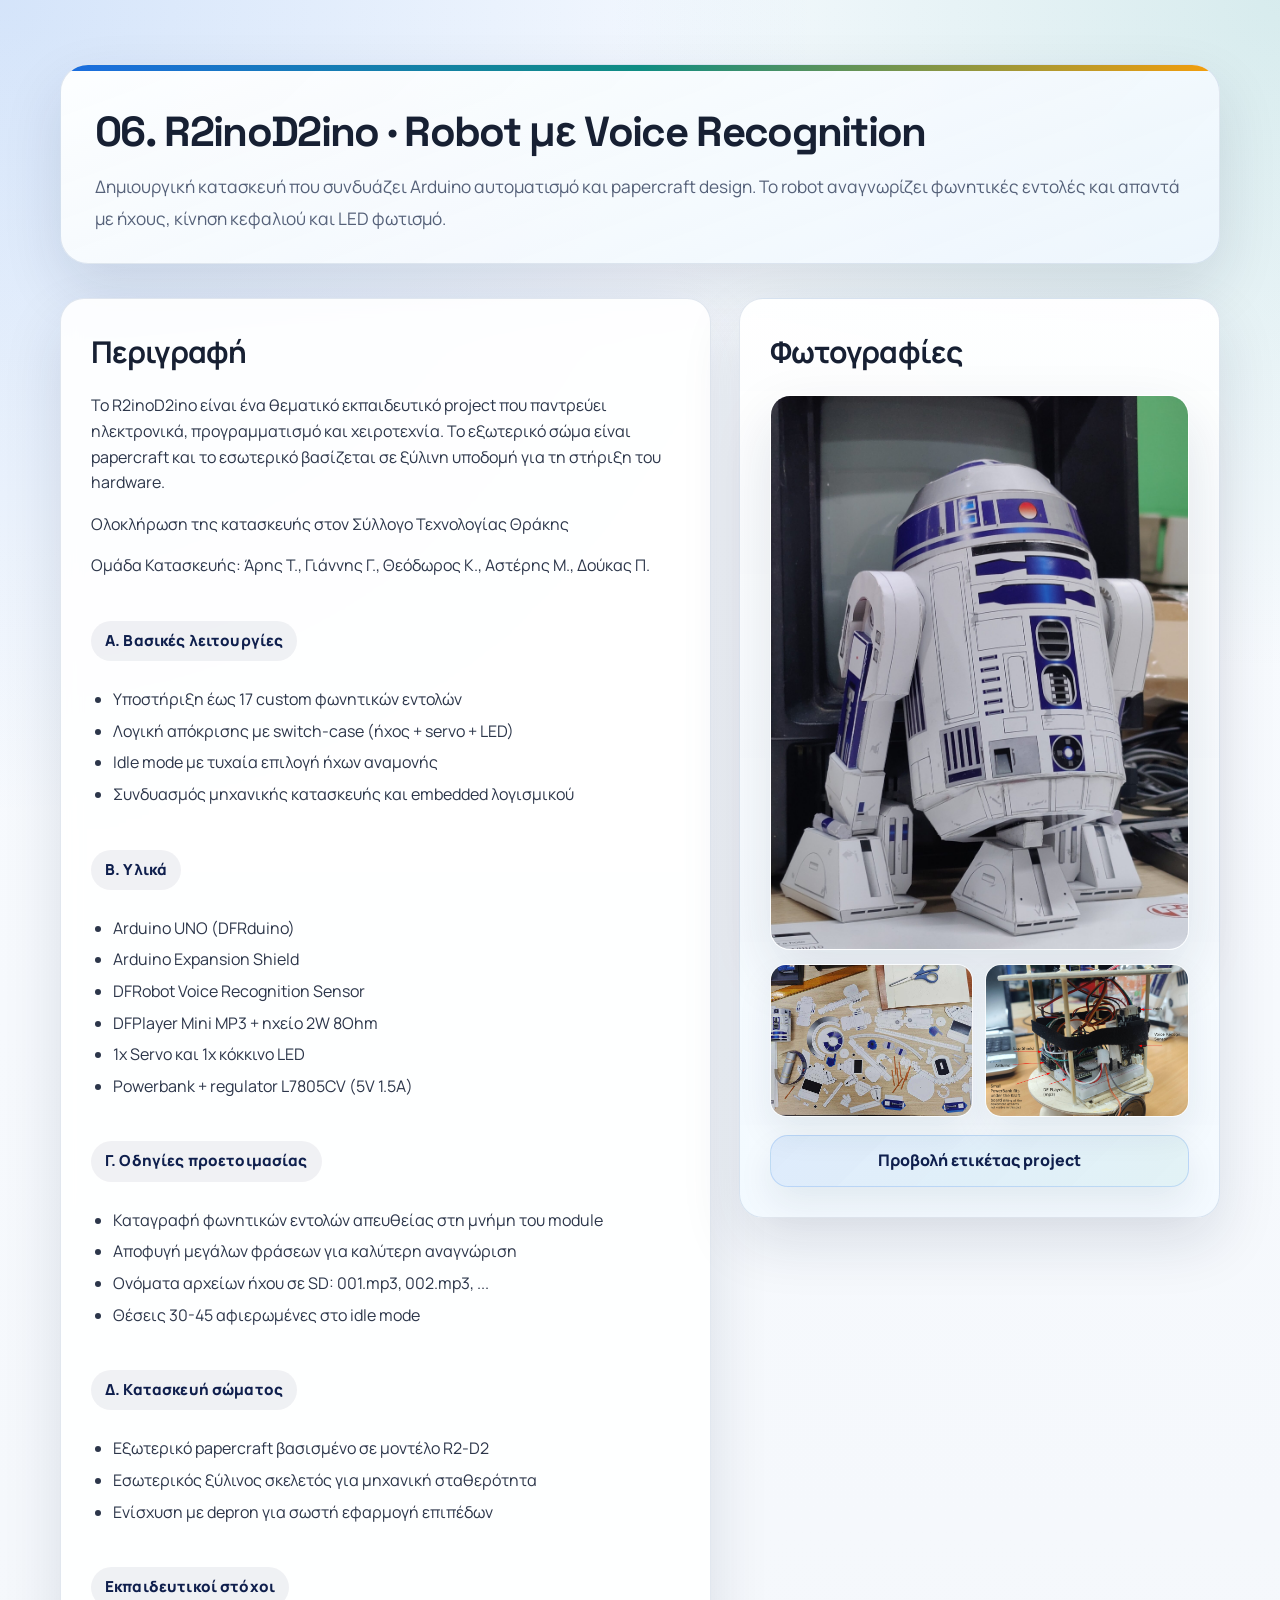
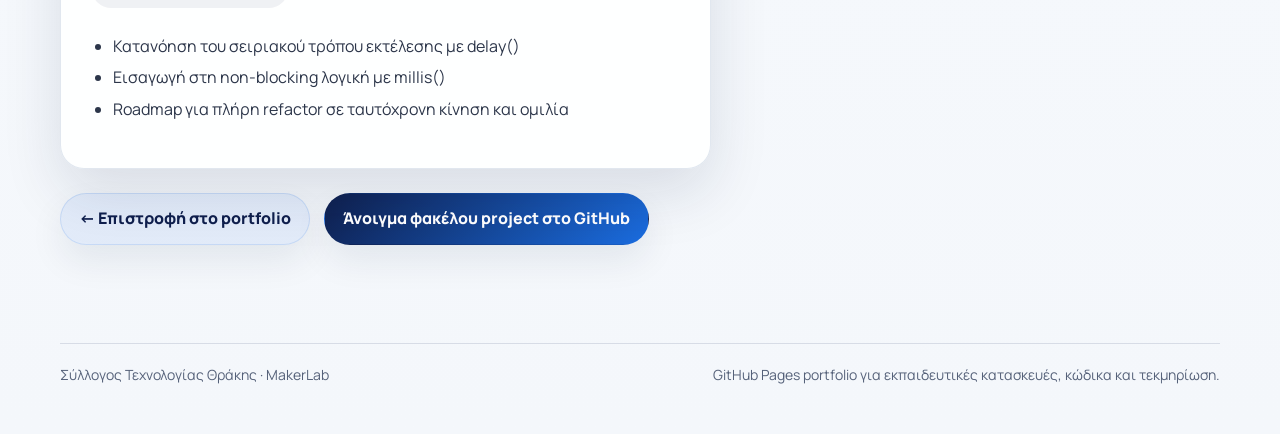
<file: docs/projects/r2inod2ino.html>
<!DOCTYPE html>
<html lang="el">
<head>
  <meta charset="UTF-8" />
  <meta name="viewport" content="width=device-width, initial-scale=1.0" />
  <title>R2inoD2ino</title>
  <meta name="description" content="Arduino robot με voice recognition, ήχους, servo κίνηση και papercraft σώμα." />
  <link rel="canonical" href="https://technologyclubofthrace.github.io/code-and-circuits-experiments/projects/r2inod2ino.html" />
  <meta property="og:locale" content="el_GR" />
  <meta property="og:type" content="article" />
  <meta property="og:site_name" content="Arduino Mini Projects" />
  <meta property="og:title" content="R2inoD2ino" />
  <meta property="og:description" content="Robot με voice recognition, προηχογραφημένους ήχους, servo και LED." />
  <meta property="og:url" content="https://technologyclubofthrace.github.io/code-and-circuits-experiments/projects/r2inod2ino.html" />
  <meta property="og:image" content="https://technologyclubofthrace.github.io/code-and-circuits-experiments/assets/r2ino-preview.jpg" />
  <meta property="og:image:alt" content="Preview εικόνα του R2inoD2ino" />
  <meta name="twitter:card" content="summary_large_image" />
  <meta name="twitter:title" content="R2inoD2ino" />
  <meta name="twitter:description" content="Arduino robot με φωνητικό έλεγχο, ήχο, servo και papercraft σώμα." />
  <meta name="twitter:image" content="https://technologyclubofthrace.github.io/code-and-circuits-experiments/assets/r2ino-preview.jpg" />
  <link rel="stylesheet" href="../assets/style.css" />
</head>
<body>
  <main>
    <section class="container page-header">
      <h1>06. R2inoD2ino · Robot με Voice Recognition</h1>
      <p class="lead">
        Δημιουργική κατασκευή που συνδυάζει Arduino αυτοματισμό και papercraft design.
        Το robot αναγνωρίζει φωνητικές εντολές και απαντά με ήχους, κίνηση κεφαλιού και LED φωτισμό.
      </p>
    </section>

    <section class="container two-col">
      <div class="content-box">
        <h2>Περιγραφή</h2>
        <p>
          Το R2inoD2ino είναι ένα θεματικό εκπαιδευτικό project που παντρεύει ηλεκτρονικά,
          προγραμματισμό και χειροτεχνία. Το εξωτερικό σώμα είναι papercraft και το εσωτερικό
          βασίζεται σε ξύλινη υποδομή για τη στήριξη του hardware.
        </p>
        <p>
          Ολοκλήρωση της κατασκευής στον Σύλλογο Τεχνολογίας Θράκης
        </p>
        <p>
          Ομάδα Κατασκευής: Άρης Τ., Γιάννης Γ., Θεόδωρος Κ., Αστέρης Μ., Δούκας Π.
        </p>

        <h3>Α. Βασικές λειτουργίες</h3>
        <ul>
          <li>Υποστήριξη έως 17 custom φωνητικών εντολών</li>
          <li>Λογική απόκρισης με switch-case (ήχος + servo + LED)</li>
          <li>Idle mode με τυχαία επιλογή ήχων αναμονής</li>
          <li>Συνδυασμός μηχανικής κατασκευής και embedded λογισμικού</li>
        </ul>

        <h3>Β. Υλικά</h3>
        <ul>
          <li>Arduino UNO (DFRduino)</li>
          <li>Arduino Expansion Shield</li>
          <li>DFRobot Voice Recognition Sensor</li>
          <li>DFPlayer Mini MP3 + ηχείο 2W 8Ohm</li>
          <li>1x Servo και 1x κόκκινο LED</li>
          <li>Powerbank + regulator L7805CV (5V 1.5A)</li>
        </ul>

        <h3>Γ. Οδηγίες προετοιμασίας</h3>
        <ul>
          <li>Καταγραφή φωνητικών εντολών απευθείας στη μνήμη του module</li>
          <li>Αποφυγή μεγάλων φράσεων για καλύτερη αναγνώριση</li>
          <li>Ονόματα αρχείων ήχου σε SD: 001.mp3, 002.mp3, ...</li>
          <li>Θέσεις 30-45 αφιερωμένες στο idle mode</li>
        </ul>

        <h3>Δ. Κατασκευή σώματος</h3>
        <ul>
          <li>Εξωτερικό papercraft βασισμένο σε μοντέλο R2-D2</li>
          <li>Εσωτερικός ξύλινος σκελετός για μηχανική σταθερότητα</li>
          <li>Ενίσχυση με depron για σωστή εφαρμογή επιπέδων</li>
        </ul>

        <h3>Εκπαιδευτικοί στόχοι</h3>
        <ul>
          <li>Κατανόηση του σειριακού τρόπου εκτέλεσης με delay()</li>
          <li>Εισαγωγή στη non-blocking λογική με millis()</li>
          <li>Roadmap για πλήρη refactor σε ταυτόχρονη κίνηση και ομιλία</li>
        </ul>
      </div>

      <div class="content-box">
        <h2>Φωτογραφίες</h2>
        <img class="preview-image" src="../assets/r2ino-preview.jpg" alt="R2inoD2ino Robot" />
        <div class="photo-gallery">
          <img class="gallery-image" src="../assets/r2ino-craft.jpg" alt="Κατασκευή papercraft R2inoD2ino" />
          <img class="gallery-image" src="../assets/r2ino-skeleton.jpg" alt="Εσωτερικός ξύλινος σκελετός R2inoD2ino" />
        </div>
        <a class="project-label-link" href="../labels/06.png" target="_blank" rel="noopener noreferrer">Προβολή ετικέτας project</a>
      </div>
    </section>

    <section class="container page-actions">
      <a class="page-action page-action-secondary" href="../index.html">← Επιστροφή στο portfolio</a>
      <a class="page-action page-action-primary" href="https://github.com/TechnologyClubOfThrace/code-and-circuits-experiments/tree/main/06%20R2inoD2ino">Άνοιγμα φακέλου project στο GitHub</a>
    </section>
  </main>

  <footer>
    <div class="container footer-box">
      <div>Σύλλογος Τεχνολογίας Θράκης · MakerLab</div>
      <div>GitHub Pages portfolio για εκπαιδευτικές κατασκευές, κώδικα και τεκμηρίωση.</div>
    </div>
  </footer>
</body>
</html>
</file>
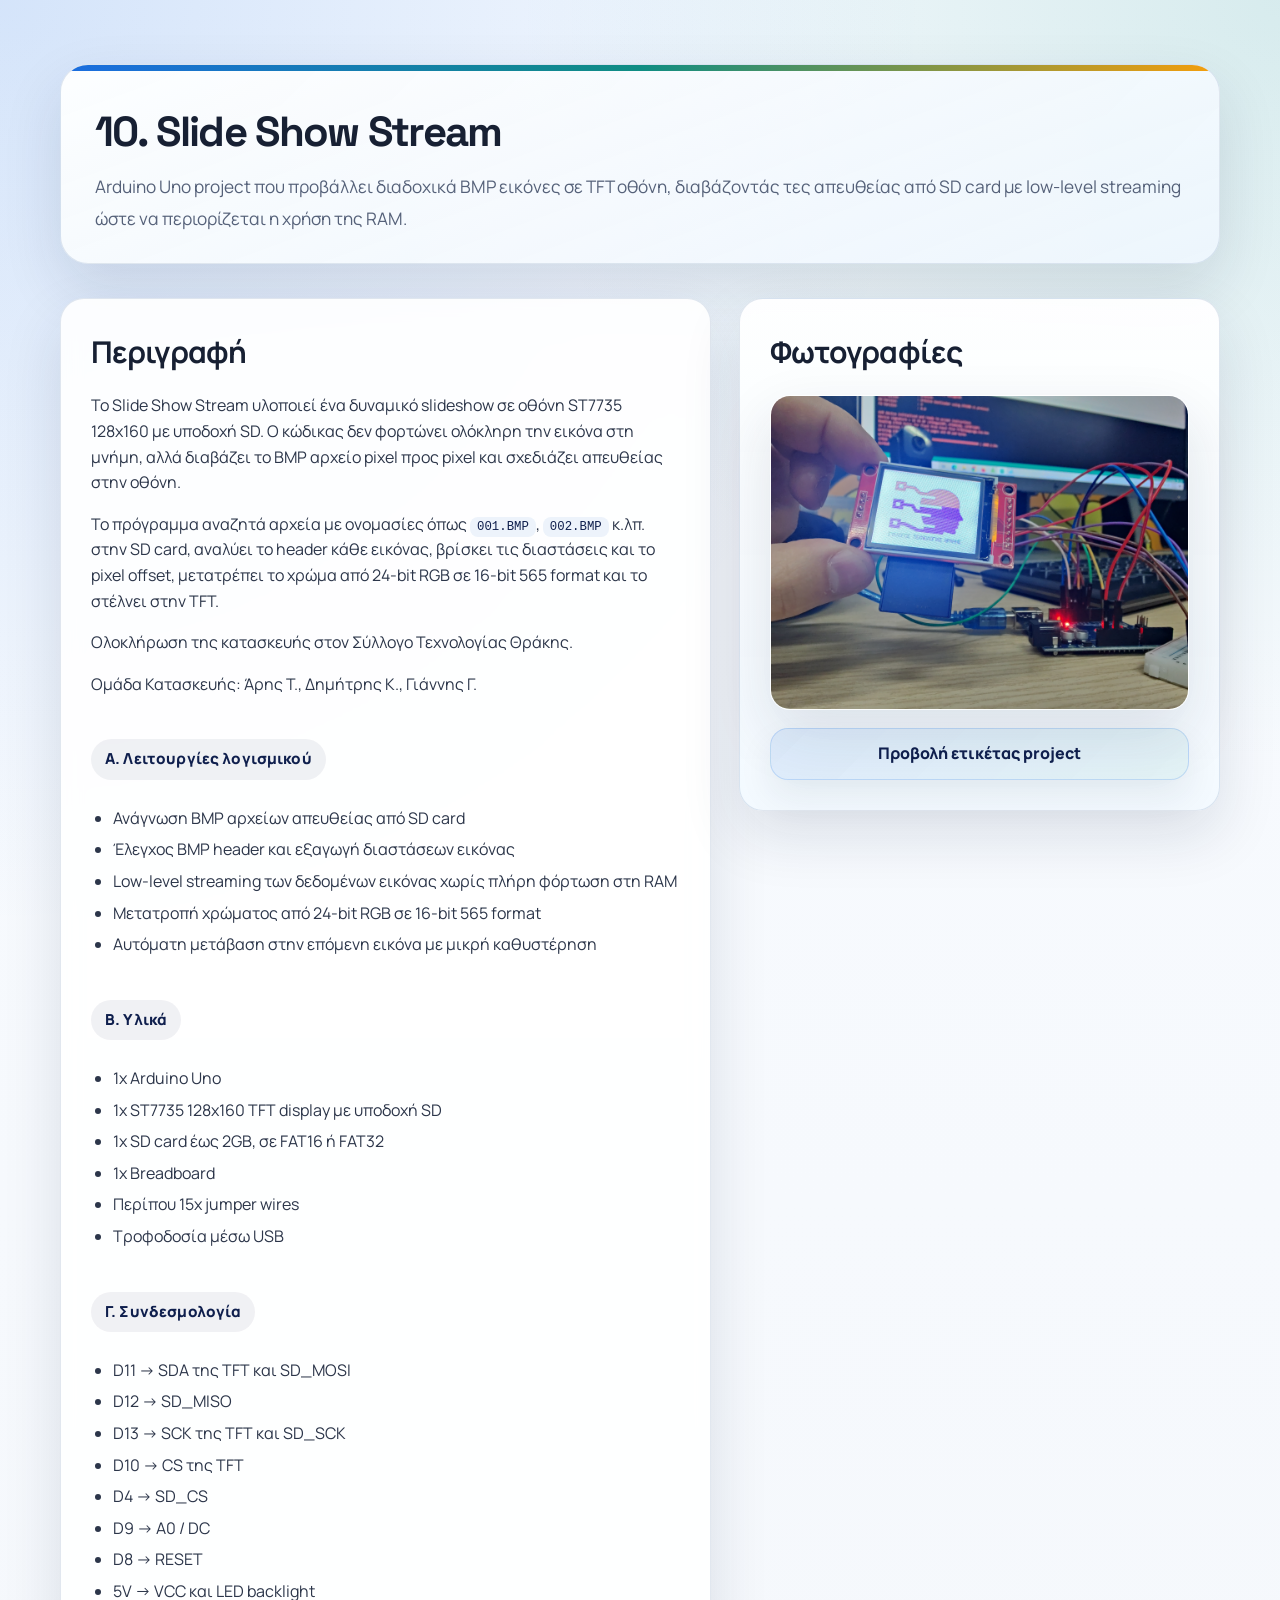
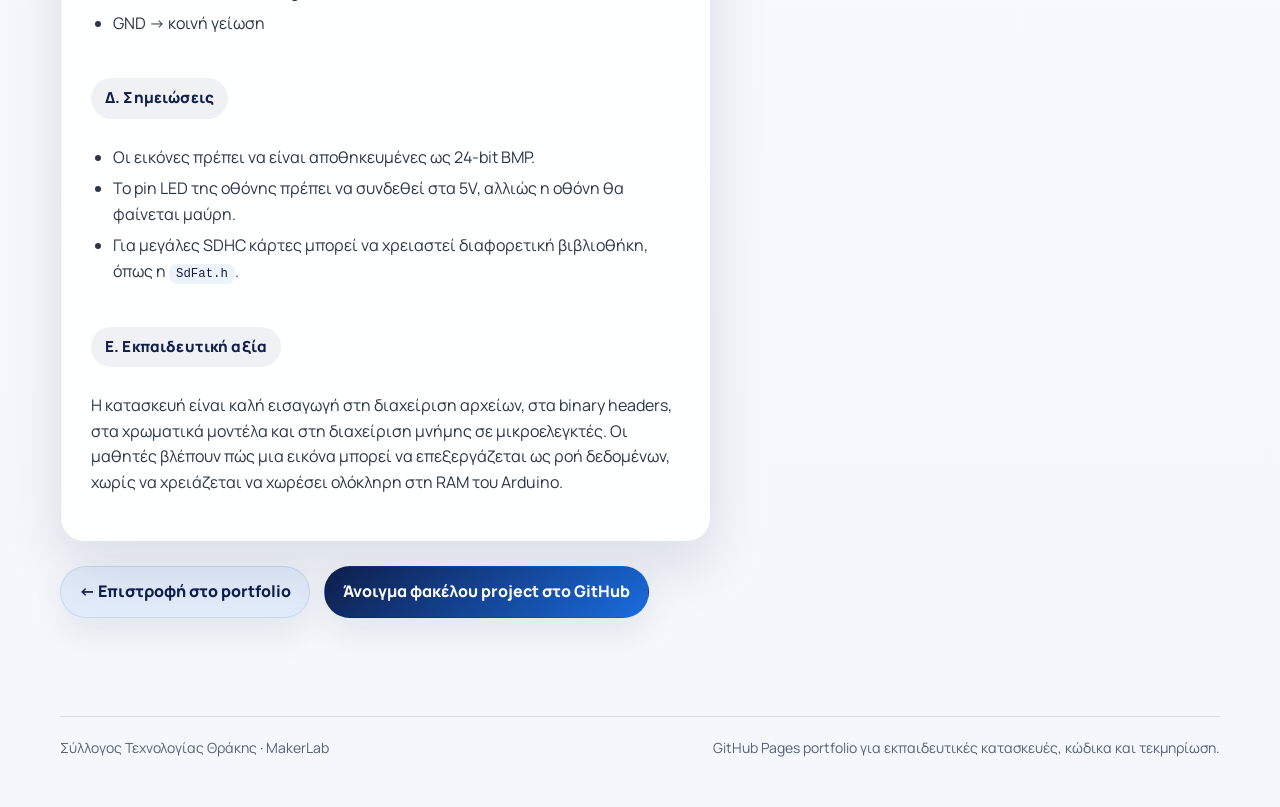
<file: docs/projects/slide-show-stream.html>
<!DOCTYPE html>
<html lang="el">
<head>
  <meta charset="UTF-8" />
  <meta name="viewport" content="width=device-width, initial-scale=1.0" />
  <title>Slide Show Stream με Arduino Uno</title>
  <meta name="description" content="Arduino Uno slideshow σε TFT οθόνη με SD card και low-level BMP streaming για προβολή εικόνων με ελάχιστη χρήση RAM." />
  <link rel="canonical" href="https://technologyclubofthrace.github.io/code-and-circuits-experiments/projects/slide-show-stream.html" />
  <meta property="og:locale" content="el_GR" />
  <meta property="og:type" content="article" />
  <meta property="og:site_name" content="Arduino Mini Projects" />
  <meta property="og:title" content="Slide Show Stream με Arduino Uno" />
  <meta property="og:description" content="TFT slideshow που διαβάζει BMP εικόνες απευθείας από SD card με low-level streaming και μετατροπή χρώματος σε 16-bit 565 format." />
  <meta property="og:url" content="https://technologyclubofthrace.github.io/code-and-circuits-experiments/projects/slide-show-stream.html" />
  <meta property="og:image" content="https://technologyclubofthrace.github.io/code-and-circuits-experiments/assets/slide-show-stream-preview.jpg" />
  <meta property="og:image:alt" content="Preview εικόνα του Slide Show Stream με Arduino Uno" />
  <meta name="twitter:card" content="summary_large_image" />
  <meta name="twitter:title" content="Slide Show Stream με Arduino Uno" />
  <meta name="twitter:description" content="Arduino Uno project για προβολή BMP εικόνων από SD card σε TFT οθόνη με χαμηλή χρήση μνήμης." />
  <meta name="twitter:image" content="https://technologyclubofthrace.github.io/code-and-circuits-experiments/assets/slide-show-stream-preview.jpg" />
  <link rel="stylesheet" href="../assets/style.css" />
</head>
<body>
  <main>
    <section class="container page-header">
      <h1>10. Slide Show Stream</h1>
      <p class="lead">
        Arduino Uno project που προβάλλει διαδοχικά BMP εικόνες σε TFT οθόνη, διαβάζοντάς τες απευθείας από SD card
        με low-level streaming ώστε να περιορίζεται η χρήση της RAM.
      </p>
    </section>

    <section class="container two-col">
      <div class="content-box">
        <h2>Περιγραφή</h2>
        <p>
          Το Slide Show Stream υλοποιεί ένα δυναμικό slideshow σε οθόνη ST7735 128x160 με υποδοχή SD.
          Ο κώδικας δεν φορτώνει ολόκληρη την εικόνα στη μνήμη, αλλά διαβάζει το BMP αρχείο pixel προς pixel
          και σχεδιάζει απευθείας στην οθόνη.
        </p>
        <p>
          Το πρόγραμμα αναζητά αρχεία με ονομασίες όπως <code>001.BMP</code>, <code>002.BMP</code> κ.λπ. στην SD card,
          αναλύει το header κάθε εικόνας, βρίσκει τις διαστάσεις και το pixel offset, μετατρέπει το χρώμα από 24-bit RGB
          σε 16-bit 565 format και το στέλνει στην TFT.
        </p>
        <p>
          Ολοκλήρωση της κατασκευής στον Σύλλογο Τεχνολογίας Θράκης.
        </p>
        <p>
          Ομάδα Κατασκευής: Άρης Τ., Δημήτρης Κ., Γιάννης Γ.
        </p>

        <h3>Α. Λειτουργίες λογισμικού</h3>
        <ul>
          <li>Ανάγνωση BMP αρχείων απευθείας από SD card</li>
          <li>Έλεγχος BMP header και εξαγωγή διαστάσεων εικόνας</li>
          <li>Low-level streaming των δεδομένων εικόνας χωρίς πλήρη φόρτωση στη RAM</li>
          <li>Μετατροπή χρώματος από 24-bit RGB σε 16-bit 565 format</li>
          <li>Αυτόματη μετάβαση στην επόμενη εικόνα με μικρή καθυστέρηση</li>
        </ul>

        <h3>Β. Υλικά</h3>
        <ul>
          <li>1x Arduino Uno</li>
          <li>1x ST7735 128x160 TFT display με υποδοχή SD</li>
          <li>1x SD card έως 2GB, σε FAT16 ή FAT32</li>
          <li>1x Breadboard</li>
          <li>Περίπου 15x jumper wires</li>
          <li>Τροφοδοσία μέσω USB</li>
        </ul>

        <h3>Γ. Συνδεσμολογία</h3>
        <ul>
          <li>D11 → SDA της TFT και SD_MOSI</li>
          <li>D12 → SD_MISO</li>
          <li>D13 → SCK της TFT και SD_SCK</li>
          <li>D10 → CS της TFT</li>
          <li>D4 → SD_CS</li>
          <li>D9 → A0 / DC</li>
          <li>D8 → RESET</li>
          <li>5V → VCC και LED backlight</li>
          <li>GND → κοινή γείωση</li>
        </ul>

        <h3>Δ. Σημειώσεις</h3>
        <ul>
          <li>Οι εικόνες πρέπει να είναι αποθηκευμένες ως 24-bit BMP.</li>
          <li>Το pin LED της οθόνης πρέπει να συνδεθεί στα 5V, αλλιώς η οθόνη θα φαίνεται μαύρη.</li>
          <li>Για μεγάλες SDHC κάρτες μπορεί να χρειαστεί διαφορετική βιβλιοθήκη, όπως η <code>SdFat.h</code>.</li>
        </ul>

        <h3>Ε. Εκπαιδευτική αξία</h3>
        <p>
          Η κατασκευή είναι καλή εισαγωγή στη διαχείριση αρχείων, στα binary headers, στα χρωματικά μοντέλα
          και στη διαχείριση μνήμης σε μικροελεγκτές. Οι μαθητές βλέπουν πώς μια εικόνα μπορεί να επεξεργάζεται
          ως ροή δεδομένων, χωρίς να χρειάζεται να χωρέσει ολόκληρη στη RAM του Arduino.
        </p>
      </div>

      <div class="content-box">
        <h2>Φωτογραφίες</h2>
        <img class="preview-image" src="../assets/slide-show-stream-preview.jpg" alt="Slide Show Stream με Arduino Uno" />
        <a class="project-label-link" href="../labels/10.png" target="_blank" rel="noopener noreferrer">Προβολή ετικέτας project</a>
      </div>
    </section>

    <section class="container page-actions">
      <a class="page-action page-action-secondary" href="../index.html">← Επιστροφή στο portfolio</a>
      <a class="page-action page-action-primary" href="https://github.com/TechnologyClubOfThrace/code-and-circuits-experiments/tree/main/10_Slide_Show_Stream">Άνοιγμα φακέλου project στο GitHub</a>
    </section>
  </main>

  <footer>
    <div class="container footer-box">
      <div>Σύλλογος Τεχνολογίας Θράκης · MakerLab</div>
      <div>GitHub Pages portfolio για εκπαιδευτικές κατασκευές, κώδικα και τεκμηρίωση.</div>
    </div>
  </footer>
</body>
</html>
</file>
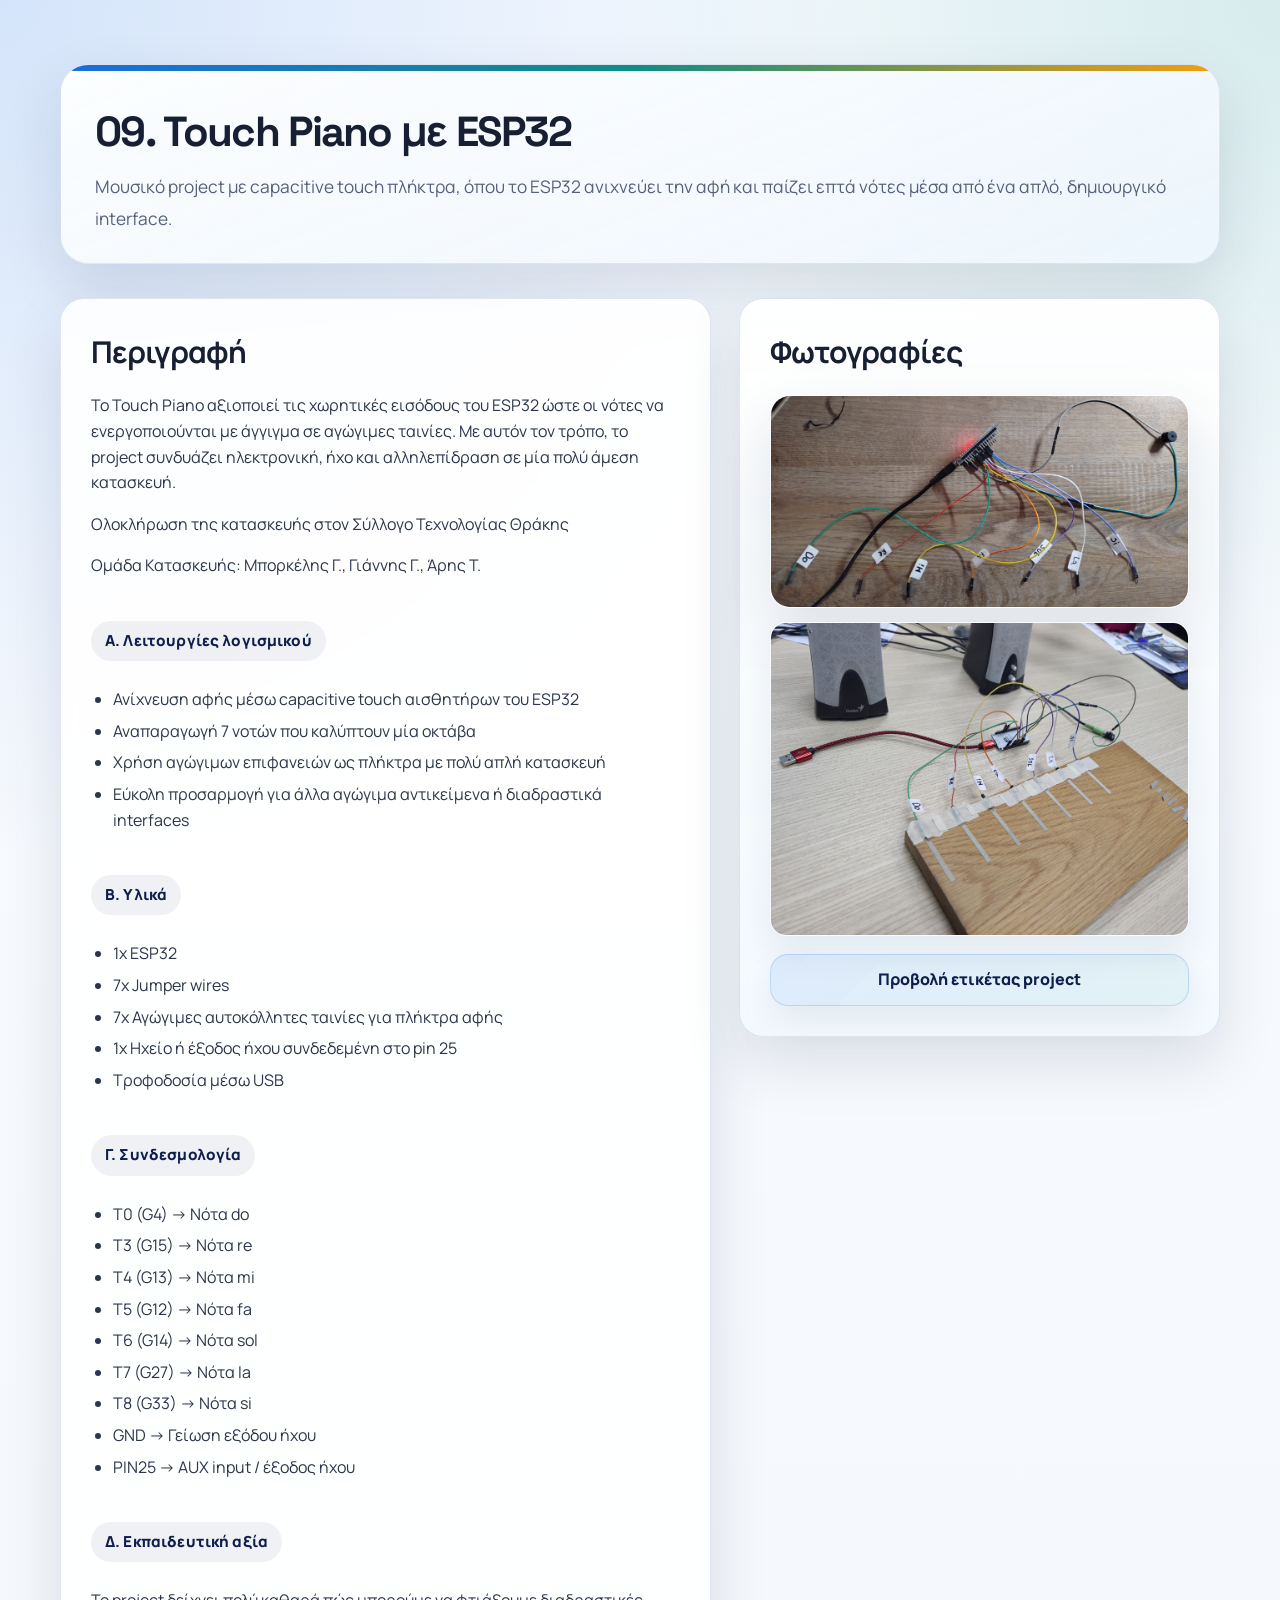
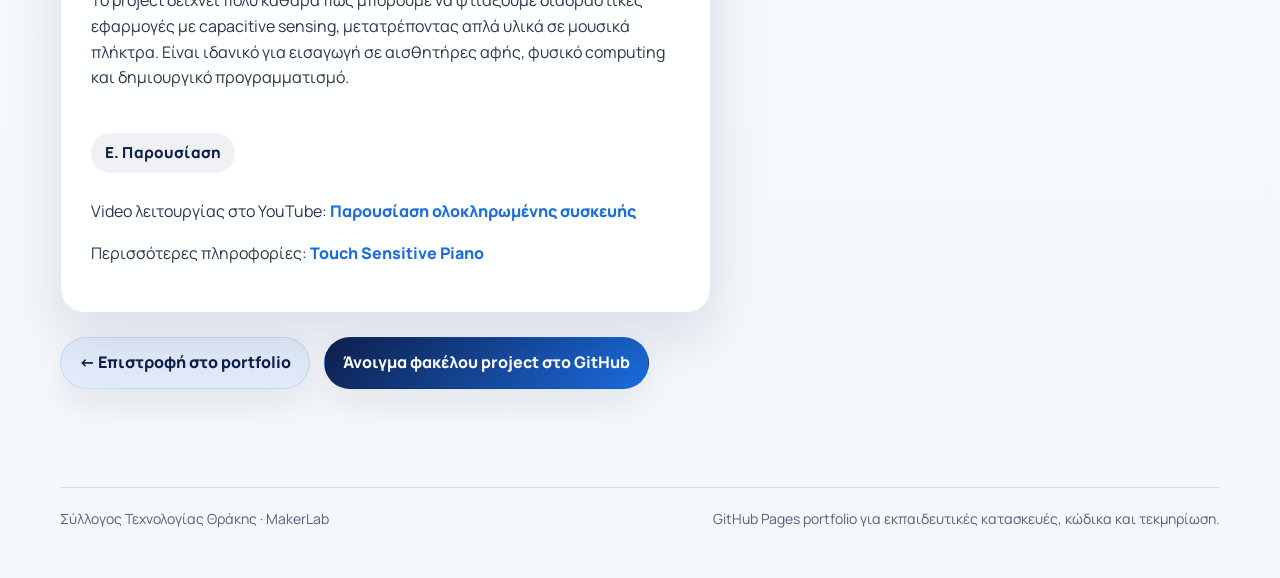
<file: docs/projects/touch-piano.html>
<!DOCTYPE html>
<html lang="el">
<head>
  <meta charset="UTF-8" />
  <meta name="viewport" content="width=device-width, initial-scale=1.0" />
  <title>Touch Piano με ESP32</title>
  <meta name="description" content="Touch-sensitive piano με ESP32 και capacitive touch πλήκτρα για επτά νότες σε μία οκτάβα." />
  <link rel="canonical" href="https://technologyclubofthrace.github.io/code-and-circuits-experiments/projects/touch-piano.html" />
  <meta property="og:locale" content="el_GR" />
  <meta property="og:type" content="article" />
  <meta property="og:site_name" content="Arduino Mini Projects" />
  <meta property="og:title" content="Touch Piano με ESP32" />
  <meta property="og:description" content="ESP32 πιανάκι με capacitive sensors, αγώγιμες ταινίες και ήχο μίας οκτάβας." />
  <meta property="og:url" content="https://technologyclubofthrace.github.io/code-and-circuits-experiments/projects/touch-piano.html" />
  <meta property="og:image" content="https://technologyclubofthrace.github.io/code-and-circuits-experiments/assets/touch-piano-preview.jpg" />
  <meta property="og:image:alt" content="Preview εικόνα του Touch Piano με ESP32" />
  <meta name="twitter:card" content="summary_large_image" />
  <meta name="twitter:title" content="Touch Piano με ESP32" />
  <meta name="twitter:description" content="Διαδραστικό πιανάκι με αισθητήρες αφής ESP32 και αγώγιμες ταινίες ως πλήκτρα." />
  <meta name="twitter:image" content="https://technologyclubofthrace.github.io/code-and-circuits-experiments/assets/touch-piano-preview.jpg" />
  <link rel="stylesheet" href="../assets/style.css" />
</head>
<body>
  <main>
    <section class="container page-header">
      <h1>09. Touch Piano με ESP32</h1>
      <p class="lead">
        Μουσικό project με capacitive touch πλήκτρα, όπου το ESP32 ανιχνεύει την αφή
        και παίζει επτά νότες μέσα από ένα απλό, δημιουργικό interface.
      </p>
    </section>

    <section class="container two-col">
      <div class="content-box">
        <h2>Περιγραφή</h2>
        <p>
          Το Touch Piano αξιοποιεί τις χωρητικές εισόδους του ESP32 ώστε οι νότες να
          ενεργοποιούνται με άγγιγμα σε αγώγιμες ταινίες. Με αυτόν τον τρόπο, το project
          συνδυάζει ηλεκτρονική, ήχο και αλληλεπίδραση σε μία πολύ άμεση κατασκευή.
        </p>
        <p>
          Ολοκλήρωση της κατασκευής στον Σύλλογο Τεχνολογίας Θράκης
        </p>
        <p>
          Ομάδα Κατασκευής: Μπορκέλης Γ., Γιάννης Γ., Άρης Τ.
        </p>

        <h3>Α. Λειτουργίες λογισμικού</h3>
        <ul>
          <li>Ανίχνευση αφής μέσω capacitive touch αισθητήρων του ESP32</li>
          <li>Αναπαραγωγή 7 νοτών που καλύπτουν μία οκτάβα</li>
          <li>Χρήση αγώγιμων επιφανειών ως πλήκτρα με πολύ απλή κατασκευή</li>
          <li>Εύκολη προσαρμογή για άλλα αγώγιμα αντικείμενα ή διαδραστικά interfaces</li>
        </ul>

        <h3>Β. Υλικά</h3>
        <ul>
          <li>1x ESP32</li>
          <li>7x Jumper wires</li>
          <li>7x Αγώγιμες αυτοκόλλητες ταινίες για πλήκτρα αφής</li>
          <li>1x Ηχείο ή έξοδος ήχου συνδεδεμένη στο pin 25</li>
          <li>Τροφοδοσία μέσω USB</li>
        </ul>

        <h3>Γ. Συνδεσμολογία</h3>
        <ul>
          <li>T0 (G4) → Νότα do</li>
          <li>T3 (G15) → Νότα re</li>
          <li>T4 (G13) → Νότα mi</li>
          <li>T5 (G12) → Νότα fa</li>
          <li>T6 (G14) → Νότα sol</li>
          <li>T7 (G27) → Νότα la</li>
          <li>T8 (G33) → Νότα si</li>
          <li>GND → Γείωση εξόδου ήχου</li>
          <li>PIN25 → AUX input / έξοδος ήχου</li>
        </ul>

        <h3>Δ. Εκπαιδευτική αξία</h3>
        <p>
          Το project δείχνει πολύ καθαρά πώς μπορούμε να φτιάξουμε διαδραστικές εφαρμογές
          με capacitive sensing, μετατρέποντας απλά υλικά σε μουσικά πλήκτρα. Είναι ιδανικό
          για εισαγωγή σε αισθητήρες αφής, φυσικό computing και δημιουργικό προγραμματισμό.
        </p>

        <h3>Ε. Παρουσίαση</h3>
        <p>
          Video λειτουργίας στο YouTube:
          <a href="https://www.youtube.com/watch?v=L_dNXdEmtjQ">Παρουσίαση ολοκληρωμένης συσκευής</a>
        </p>
        <p>
          Περισσότερες πληροφορίες:
          <a href="https://steth.gr/touch-sensitive-piano/">Touch Sensitive Piano</a>
        </p>
      </div>

      <div class="content-box">
        <h2>Φωτογραφίες</h2>
        <img class="preview-image" src="../assets/touch-piano-preview.jpg" alt="Touch Piano με ESP32" />
        <div class="photo-gallery">
          <img class="gallery-image" src="../assets/touch-piano-build.jpg" alt="Κατασκευή Touch Piano με ταινίες αφής" />
        </div>
        <a class="project-label-link" href="../labels/09.png" target="_blank" rel="noopener noreferrer">Προβολή ετικέτας project</a>
      </div>
    </section>

    <section class="container page-actions">
      <a class="page-action page-action-secondary" href="../index.html">← Επιστροφή στο portfolio</a>
      <a class="page-action page-action-primary" href="https://github.com/TechnologyClubOfThrace/code-and-circuits-experiments/tree/main/09_Touch_Piano">Άνοιγμα φακέλου project στο GitHub</a>
    </section>
  </main>

  <footer>
    <div class="container footer-box">
      <div>Σύλλογος Τεχνολογίας Θράκης · MakerLab</div>
      <div>GitHub Pages portfolio για εκπαιδευτικές κατασκευές, κώδικα και τεκμηρίωση.</div>
    </div>
  </footer>
</body>
</html>
</file>
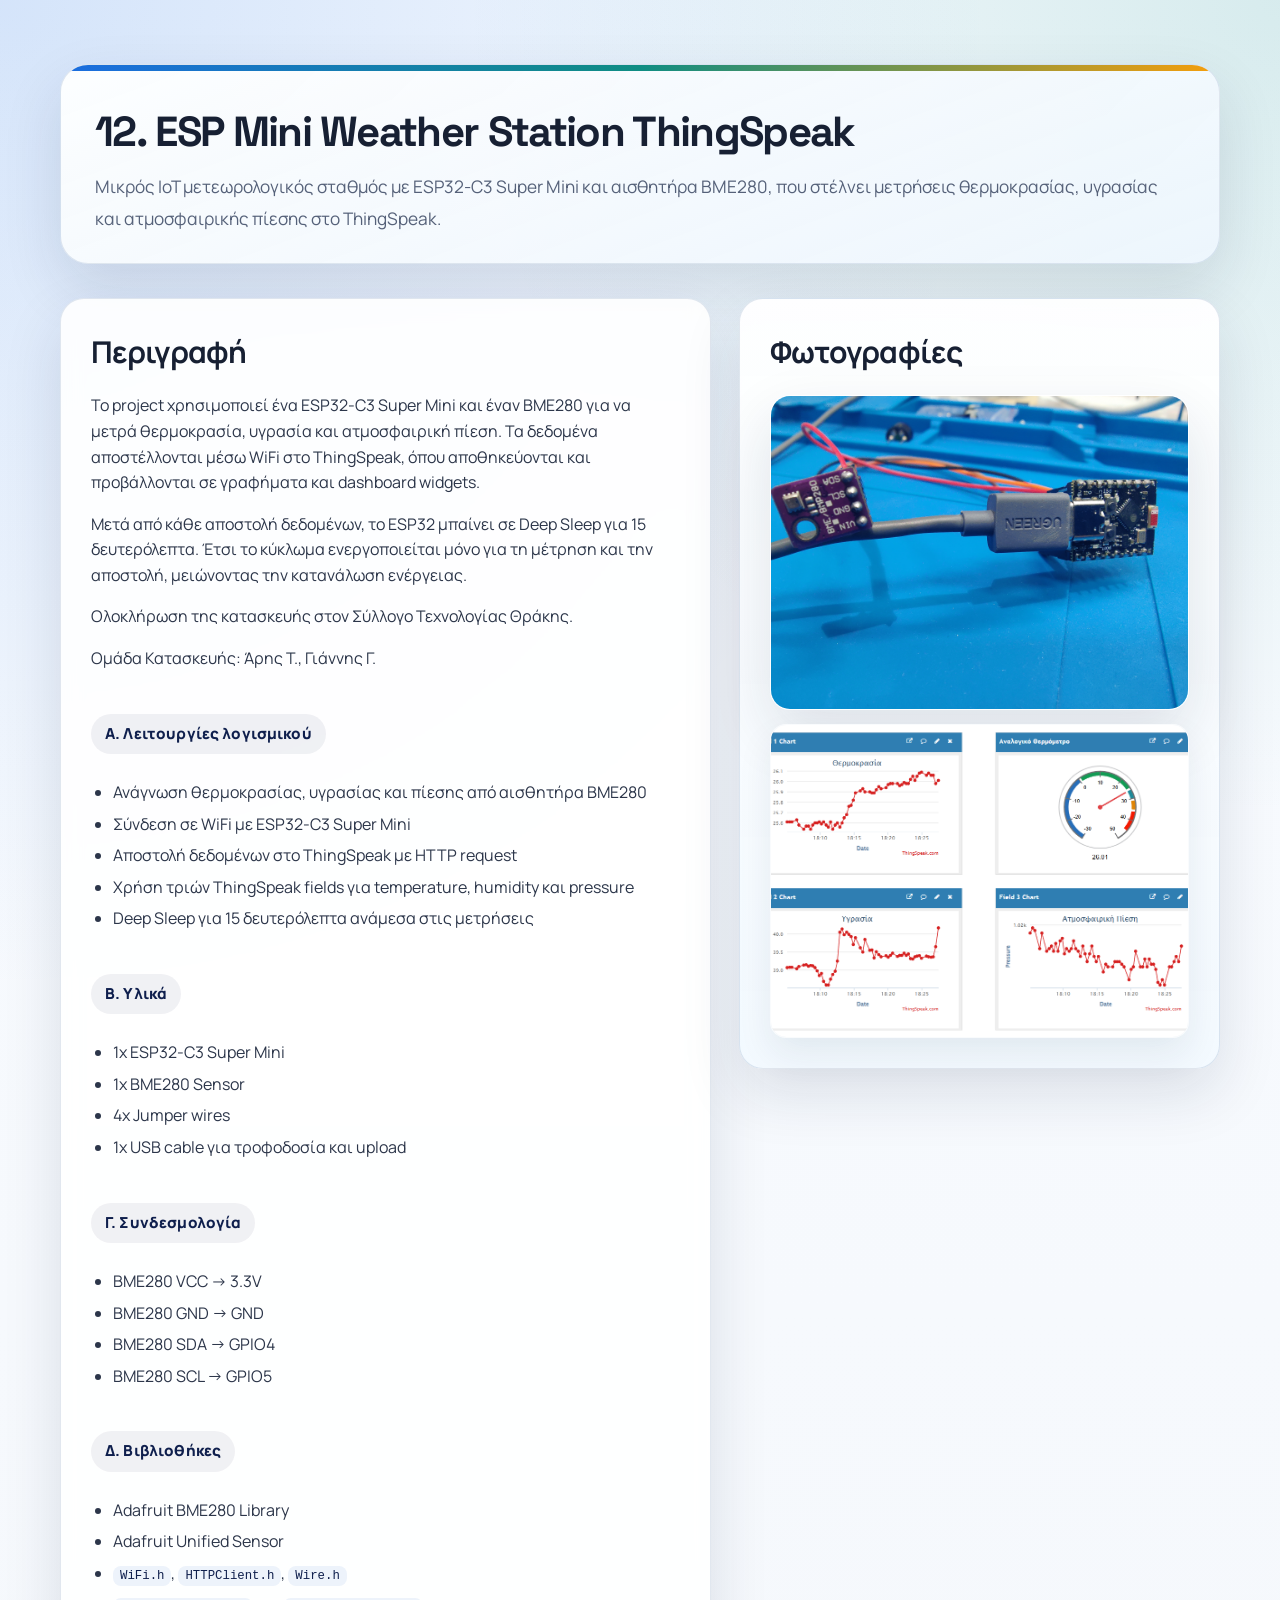
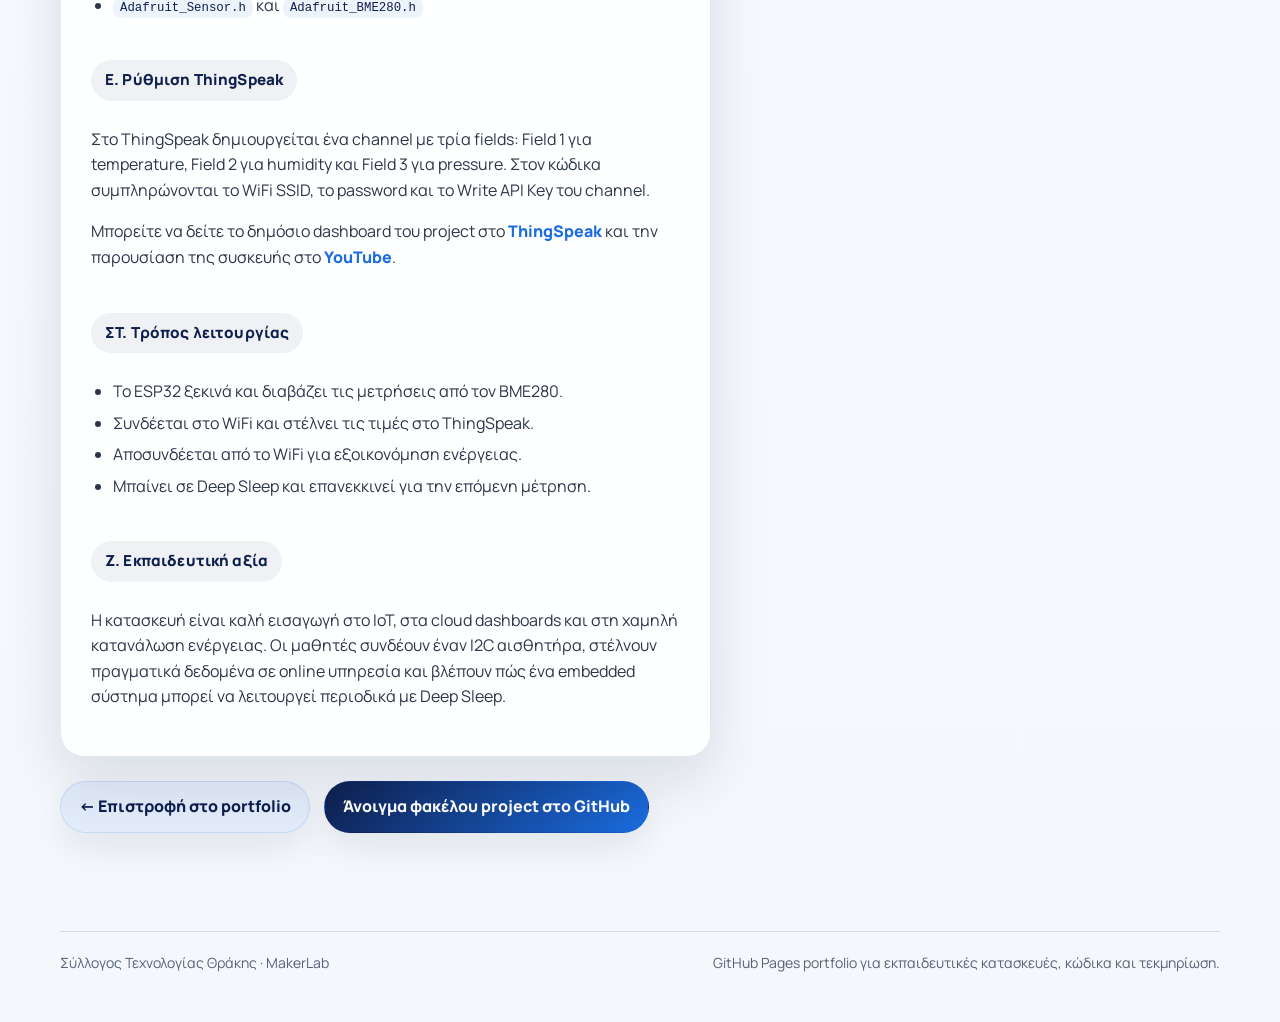
<file: docs/projects/weather-station-thingspeak.html>
<!DOCTYPE html>
<html lang="el">
<head>
  <meta charset="UTF-8" />
  <meta name="viewport" content="width=device-width, initial-scale=1.0" />
  <title>ESP Mini Weather Station ThingSpeak</title>
  <meta name="description" content="ESP32-C3 Super Mini weather station με BME280, WiFi αποστολή δεδομένων στο ThingSpeak και Deep Sleep για χαμηλή κατανάλωση." />
  <link rel="canonical" href="https://technologyclubofthrace.github.io/code-and-circuits-experiments/projects/weather-station-thingspeak.html" />
  <meta property="og:locale" content="el_GR" />
  <meta property="og:type" content="article" />
  <meta property="og:site_name" content="Arduino Mini Projects" />
  <meta property="og:title" content="ESP Mini Weather Station ThingSpeak" />
  <meta property="og:description" content="IoT μετεωρολογικός σταθμός με ESP32-C3 Super Mini, BME280, ThingSpeak dashboard και Deep Sleep." />
  <meta property="og:url" content="https://technologyclubofthrace.github.io/code-and-circuits-experiments/projects/weather-station-thingspeak.html" />
  <meta property="og:image" content="https://technologyclubofthrace.github.io/code-and-circuits-experiments/assets/weather-station-thingspeak-preview.jpg" />
  <meta property="og:image:alt" content="Preview εικόνα του ESP Mini Weather Station ThingSpeak" />
  <meta name="twitter:card" content="summary_large_image" />
  <meta name="twitter:title" content="ESP Mini Weather Station ThingSpeak" />
  <meta name="twitter:description" content="ESP32-C3 και BME280 στέλνουν θερμοκρασία, υγρασία και πίεση στο ThingSpeak." />
  <meta name="twitter:image" content="https://technologyclubofthrace.github.io/code-and-circuits-experiments/assets/weather-station-thingspeak-preview.jpg" />
  <link rel="stylesheet" href="../assets/style.css" />
</head>
<body>
  <main>
    <section class="container page-header">
      <h1>12. ESP Mini Weather Station ThingSpeak</h1>
      <p class="lead">
        Μικρός IoT μετεωρολογικός σταθμός με ESP32-C3 Super Mini και αισθητήρα BME280, που στέλνει μετρήσεις
        θερμοκρασίας, υγρασίας και ατμοσφαιρικής πίεσης στο ThingSpeak.
      </p>
    </section>

    <section class="container two-col">
      <div class="content-box">
        <h2>Περιγραφή</h2>
        <p>
          Το project χρησιμοποιεί ένα ESP32-C3 Super Mini και έναν BME280 για να μετρά θερμοκρασία, υγρασία
          και ατμοσφαιρική πίεση. Τα δεδομένα αποστέλλονται μέσω WiFi στο ThingSpeak, όπου αποθηκεύονται και
          προβάλλονται σε γραφήματα και dashboard widgets.
        </p>
        <p>
          Μετά από κάθε αποστολή δεδομένων, το ESP32 μπαίνει σε Deep Sleep για 15 δευτερόλεπτα. Έτσι το κύκλωμα
          ενεργοποιείται μόνο για τη μέτρηση και την αποστολή, μειώνοντας την κατανάλωση ενέργειας.
        </p>
        <p>
          Ολοκλήρωση της κατασκευής στον Σύλλογο Τεχνολογίας Θράκης.
        </p>
        <p>
          Ομάδα Κατασκευής: Άρης Τ., Γιάννης Γ.
        </p>

        <h3>Α. Λειτουργίες λογισμικού</h3>
        <ul>
          <li>Ανάγνωση θερμοκρασίας, υγρασίας και πίεσης από αισθητήρα BME280</li>
          <li>Σύνδεση σε WiFi με ESP32-C3 Super Mini</li>
          <li>Αποστολή δεδομένων στο ThingSpeak με HTTP request</li>
          <li>Χρήση τριών ThingSpeak fields για temperature, humidity και pressure</li>
          <li>Deep Sleep για 15 δευτερόλεπτα ανάμεσα στις μετρήσεις</li>
        </ul>

        <h3>Β. Υλικά</h3>
        <ul>
          <li>1x ESP32-C3 Super Mini</li>
          <li>1x BME280 Sensor</li>
          <li>4x Jumper wires</li>
          <li>1x USB cable για τροφοδοσία και upload</li>
        </ul>

        <h3>Γ. Συνδεσμολογία</h3>
        <ul>
          <li>BME280 VCC → 3.3V</li>
          <li>BME280 GND → GND</li>
          <li>BME280 SDA → GPIO4</li>
          <li>BME280 SCL → GPIO5</li>
        </ul>

        <h3>Δ. Βιβλιοθήκες</h3>
        <ul>
          <li>Adafruit BME280 Library</li>
          <li>Adafruit Unified Sensor</li>
          <li><code>WiFi.h</code>, <code>HTTPClient.h</code>, <code>Wire.h</code></li>
          <li><code>Adafruit_Sensor.h</code> και <code>Adafruit_BME280.h</code></li>
        </ul>

        <h3>Ε. Ρύθμιση ThingSpeak</h3>
        <p>
          Στο ThingSpeak δημιουργείται ένα channel με τρία fields: Field 1 για temperature, Field 2 για humidity
          και Field 3 για pressure. Στον κώδικα συμπληρώνονται το WiFi SSID, το password και το Write API Key
          του channel.
        </p>
        <p>
          Μπορείτε να δείτε το δημόσιο dashboard του project στο
          <a href="https://thingspeak.mathworks.com/channels/3411713" target="_blank" rel="noopener noreferrer">ThingSpeak</a>
          και την παρουσίαση της συσκευής στο
          <a href="https://youtu.be/2kY7o-24hKY?si=3yvqq3QS0sP1Kt6c" target="_blank" rel="noopener noreferrer">YouTube</a>.
        </p>

        <h3>ΣΤ. Τρόπος λειτουργίας</h3>
        <ul>
          <li>Το ESP32 ξεκινά και διαβάζει τις μετρήσεις από τον BME280.</li>
          <li>Συνδέεται στο WiFi και στέλνει τις τιμές στο ThingSpeak.</li>
          <li>Αποσυνδέεται από το WiFi για εξοικονόμηση ενέργειας.</li>
          <li>Μπαίνει σε Deep Sleep και επανεκκινεί για την επόμενη μέτρηση.</li>
        </ul>

        <h3>Ζ. Εκπαιδευτική αξία</h3>
        <p>
          Η κατασκευή είναι καλή εισαγωγή στο IoT, στα cloud dashboards και στη χαμηλή κατανάλωση ενέργειας.
          Οι μαθητές συνδέουν έναν I2C αισθητήρα, στέλνουν πραγματικά δεδομένα σε online υπηρεσία και βλέπουν
          πώς ένα embedded σύστημα μπορεί να λειτουργεί περιοδικά με Deep Sleep.
        </p>
      </div>

      <div class="content-box">
        <h2>Φωτογραφίες</h2>
        <img class="preview-image" src="../assets/weather-station-thingspeak-preview.jpg" alt="ESP Mini Weather Station ThingSpeak κύκλωμα" />
        <div class="photo-gallery">
          <img class="gallery-image" src="../assets/weather-station-thingspeak-dashboard.png" alt="ThingSpeak dashboard με μετρήσεις weather station" />
        </div>
      </div>
    </section>

    <section class="container page-actions">
      <a class="page-action page-action-secondary" href="../index.html">← Επιστροφή στο portfolio</a>
      <a class="page-action page-action-primary" href="https://github.com/TechnologyClubOfThrace/code-and-circuits-experiments/tree/main/12_mini_weather_station_thingspeak">Άνοιγμα φακέλου project στο GitHub</a>
    </section>
  </main>

  <footer>
    <div class="container footer-box">
      <div>Σύλλογος Τεχνολογίας Θράκης · MakerLab</div>
      <div>GitHub Pages portfolio για εκπαιδευτικές κατασκευές, κώδικα και τεκμηρίωση.</div>
    </div>
  </footer>
</body>
</html>
</file>
<file: docs/assets/style.css>
@import url("https://fonts.googleapis.com/css2?family=Manrope:wght@400;500;700;800&family=Space+Grotesk:wght@500;700&display=swap");

:root {
  --bg: #f4f7fb;
  --surface: rgba(255, 255, 255, 0.9);
  --surface-strong: #ffffff;
  --surface-2: #eaf1f8;
  --text: #172033;
  --muted: #556179;
  --accent: #1b6de0;
  --accent-dark: #0f1f4d;
  --accent-soft: #0f8d83;
  --accent-warm: #f59e0b;
  --border: rgba(120, 146, 184, 0.22);
  --border-strong: rgba(15, 31, 77, 0.12);
  --shadow: 0 24px 60px rgba(18, 35, 68, 0.12);
  --shadow-soft: 0 16px 35px rgba(18, 35, 68, 0.08);
  --radius: 24px;
  --radius-sm: 16px;
  --max: 1160px;
}

* {
  box-sizing: border-box;
}

html {
  scroll-behavior: smooth;
}

body {
  margin: 0;
  font-family: "Manrope", "Segoe UI", sans-serif;
  background: var(--bg);
  color: var(--text);
  line-height: 1.6;
  min-height: 100vh;
  background-image:
    radial-gradient(circle at top left, rgba(27, 109, 224, 0.16), transparent 34%),
    radial-gradient(circle at top right, rgba(15, 141, 131, 0.14), transparent 28%),
    linear-gradient(180deg, #f8fbff 0%, #f4f7fb 100%);
}

a {
  color: var(--accent);
  text-decoration: none;
  transition: color 180ms ease, transform 180ms ease, opacity 180ms ease;
}

a:hover {
  color: var(--accent-dark);
}

img {
  max-width: 100%;
  display: block;
}

.container {
  width: min(100% - 32px, var(--max));
  margin: 0 auto;
}

.hero {
  position: relative;
  overflow: clip;
  background:
    radial-gradient(circle at 18% 18%, rgba(255, 255, 255, 0.18), transparent 18%),
    radial-gradient(circle at 82% 24%, rgba(111, 243, 223, 0.22), transparent 16%),
    linear-gradient(135deg, #0b1535 0%, #153b8f 56%, #0b766e 100%);
  color: #fff;
  padding: 84px 0 74px;
  box-shadow: var(--shadow);
}

.hero::before,
.hero::after {
  content: "";
  position: absolute;
  inset: auto;
  border-radius: 999px;
  pointer-events: none;
}

.hero::before {
  width: 360px;
  height: 360px;
  right: -80px;
  top: -100px;
  background: rgba(255, 255, 255, 0.08);
  filter: blur(10px);
}

.hero::after {
  width: 260px;
  height: 260px;
  left: -70px;
  bottom: -110px;
  background: rgba(245, 158, 11, 0.12);
  filter: blur(6px);
}

.hero .container {
  position: relative;
  z-index: 1;
}

.eyebrow {
  display: inline-block;
  padding: 9px 16px;
  border: 1px solid rgba(255, 255, 255, 0.18);
  border-radius: 999px;
  font-size: 13px;
  font-weight: 700;
  letter-spacing: 0.08em;
  text-transform: uppercase;
  margin-bottom: 20px;
  background: rgba(255, 255, 255, 0.08);
  box-shadow: inset 0 1px 0 rgba(255, 255, 255, 0.12);
}

.hero h1 {
  font-family: "Space Grotesk", "Manrope", sans-serif;
  font-size: clamp(30px, 4.2vw, 46px);
  line-height: 0.98;
  letter-spacing: -0.04em;
  max-width: none;
  white-space: nowrap;
  margin: 0 0 18px;
}

.hero p {
  font-size: 18px;
  max-width: 760px;
  margin: 0;
  color: rgba(255, 255, 255, 0.9);
}

.hero-actions {
  display: flex;
  flex-wrap: wrap;
  gap: 14px;
  margin-top: 32px;
}

.button {
  display: inline-block;
  padding: 13px 20px;
  border-radius: 999px;
  font-weight: 800;
  border: 1px solid transparent;
  box-shadow: var(--shadow-soft);
}

.button-primary {
  background: #fff;
  color: var(--accent-dark);
}

.button-secondary {
  background: rgba(255, 255, 255, 0.08);
  color: #fff;
  border-color: rgba(255, 255, 255, 0.3);
  box-shadow: none;
}

.button-donate {
  color: #0f1f4d;
  background: linear-gradient(135deg, #ffd66b, #f59e0b);
  border-color: rgba(255, 255, 255, 0.44);
}

.button:hover,
.card-actions a:hover,
.page-header .back-link:hover {
  transform: translateY(-1px);
}

main {
  position: relative;
  padding: 46px 0 72px;
}

.section-title {
  margin: 0 0 10px;
  font-family: "Space Grotesk", "Manrope", sans-serif;
  font-size: clamp(24px, 3vw, 32px);
  letter-spacing: -0.04em;
}

.section-intro {
  margin: 0 0 34px;
  color: var(--muted);
  font-size: 1.06rem;
  line-height: 1.85;
  max-width: 860px;
  padding: 22px 24px;
  border-radius: var(--radius);
  background:
    linear-gradient(180deg, rgba(255, 255, 255, 0.76), rgba(255, 255, 255, 0.9));
  border: 1px solid var(--border);
  box-shadow: var(--shadow-soft);
}

.section-intro a {
  font-weight: 800;
}

.intro-shell {
  margin-top: -18px;
  margin-bottom: 30px;
}

.intro-panel {
  max-width: none;
  width: 100%;
  margin-bottom: 0;
  padding: 26px 28px;
  font-size: 1.08rem;
  background:
    linear-gradient(180deg, rgba(255, 255, 255, 0.92), rgba(255, 255, 255, 0.97));
}

.donation-banner {
  display: grid;
  grid-template-columns: minmax(0, 1fr) auto;
  gap: 24px;
  align-items: center;
  margin-bottom: 36px;
  padding: 28px;
  border-radius: var(--radius);
  color: #ffffff;
  background:
    linear-gradient(135deg, rgba(15, 31, 77, 0.98), rgba(27, 109, 224, 0.94) 52%, rgba(15, 141, 131, 0.94));
  box-shadow: var(--shadow);
}

.team-space-banner {
  margin-top: 28px;
}

.donation-banner h2 {
  max-width: 760px;
  margin: 8px 0 10px;
  font-family: "Space Grotesk", "Manrope", sans-serif;
  font-size: clamp(23px, 3vw, 34px);
  line-height: 1.1;
}

.donation-banner p {
  max-width: 780px;
  margin: 0;
  color: rgba(255, 255, 255, 0.86);
}

.donation-kicker {
  display: inline-flex;
  align-items: center;
  width: fit-content;
  min-height: 32px;
  padding: 7px 12px;
  border-radius: 999px;
  color: #0f1f4d;
  background: rgba(255, 214, 107, 0.92);
  font-size: 12px;
  font-weight: 800;
  letter-spacing: 0.08em;
  text-transform: uppercase;
}

.donation-banner-link {
  display: inline-flex;
  align-items: center;
  justify-content: center;
  min-height: 52px;
  padding: 13px 20px;
  border-radius: 999px;
  color: #0f1f4d;
  background: #ffffff;
  font-weight: 800;
  white-space: nowrap;
  box-shadow: 0 16px 35px rgba(0, 0, 0, 0.16);
}

.donation-banner-link:hover {
  color: #0f1f4d;
  transform: translateY(-1px);
}

.grid {
  display: grid;
  grid-template-columns: repeat(auto-fit, minmax(320px, 1fr));
  gap: 28px;
}

.card {
  position: relative;
  background: linear-gradient(180deg, rgba(255, 255, 255, 0.92), #ffffff);
  border: 1px solid var(--border);
  border-radius: var(--radius);
  overflow: hidden;
  box-shadow: var(--shadow);
  transition: transform 220ms ease, box-shadow 220ms ease, border-color 220ms ease;
}

.card:hover {
  transform: translateY(-6px);
  border-color: rgba(27, 109, 224, 0.24);
  box-shadow: 0 28px 70px rgba(18, 35, 68, 0.16);
}

.card-media {
  aspect-ratio: 16 / 9;
  background:
    linear-gradient(135deg, rgba(27, 109, 224, 0.14), rgba(15, 141, 131, 0.08)),
    var(--surface-2);
  overflow: hidden;
}

.card-media img {
  width: 100%;
  height: 100%;
  object-fit: cover;
  transform: scale(1.01);
}

.card-body {
  padding: 24px;
}

.tag-row {
  display: flex;
  flex-wrap: wrap;
  gap: 8px;
  margin-bottom: 14px;
}

.tag {
  font-size: 12px;
  font-weight: 800;
  letter-spacing: 0.08em;
  text-transform: uppercase;
  color: var(--accent-soft);
  background: #e6f8f4;
  padding: 7px 11px;
  border-radius: 999px;
}

.card h2,
.page-header h1 {
  margin: 0 0 10px;
  line-height: 1.2;
}

.card h2 {
  font-family: "Space Grotesk", "Manrope", sans-serif;
  font-size: clamp(21px, 2.2vw, 27px);
  letter-spacing: -0.03em;
}

.card p,
.lead,
.muted {
  color: var(--muted);
}

.card p {
  margin: 0 0 18px;
}

.card-actions {
  display: flex;
  flex-wrap: wrap;
  gap: 12px;
  padding-top: 8px;
}

.card-actions a {
  display: inline-flex;
  align-items: center;
  justify-content: center;
  min-height: 44px;
  padding: 11px 16px;
  border-radius: 999px;
  font-weight: 800;
  border: 1px solid rgba(27, 109, 224, 0.16);
  background: #eff5ff;
  color: var(--accent-dark);
}

.card-actions a:last-child {
  background: transparent;
  color: var(--accent);
}

.about,
.content-box {
  margin-top: 34px;
  background: var(--surface);
  backdrop-filter: blur(10px);
  border: 1px solid var(--border);
  border-radius: var(--radius);
  padding: 30px;
  box-shadow: var(--shadow);
}

.about {
  position: relative;
  overflow: hidden;
}

.about-layout {
  display: grid;
  grid-template-columns: minmax(180px, 240px) minmax(0, 1fr);
  gap: 28px;
  align-items: center;
}

.about-media {
  display: flex;
  align-items: center;
  justify-content: center;
}

.about-media img {
  width: min(100%, 210px);
  height: auto;
  object-fit: contain;
  filter: drop-shadow(0 18px 30px rgba(15, 31, 77, 0.12));
}

.about-copy {
  position: relative;
  z-index: 1;
}

.about-copy p:last-child {
  margin-bottom: 0;
}

.about::before {
  content: "";
  position: absolute;
  inset: 0 auto auto 0;
  width: 140px;
  height: 140px;
  background: radial-gradient(circle, rgba(245, 158, 11, 0.18), transparent 68%);
  pointer-events: none;
}

.page-header {
  position: relative;
  padding: 42px 34px 28px;
  margin-top: 18px;
  border: 1px solid var(--border);
  border-radius: calc(var(--radius) + 4px);
  background:
    linear-gradient(160deg, rgba(255, 255, 255, 0.95), rgba(240, 247, 255, 0.88)),
    linear-gradient(135deg, rgba(27, 109, 224, 0.1), rgba(15, 141, 131, 0.05));
  box-shadow: var(--shadow);
  overflow: hidden;
}

.page-header::before {
  content: "";
  position: absolute;
  inset: 0 auto auto 0;
  width: 100%;
  height: 6px;
  background: linear-gradient(90deg, var(--accent), var(--accent-soft), var(--accent-warm));
}

.page-header .back-link {
  display: inline-flex;
  align-items: center;
  gap: 8px;
  margin-bottom: 18px;
  font-weight: 800;
  padding: 8px 14px;
  border-radius: 999px;
  background: rgba(27, 109, 224, 0.08);
  color: var(--accent-dark);
}

.page-header h1 {
  font-family: "Space Grotesk", "Manrope", sans-serif;
  font-size: clamp(26px, 4vw, 42px);
  letter-spacing: -0.04em;
  margin-bottom: 14px;
}

.lead {
  font-size: 1.08rem;
  line-height: 1.85;
  margin: 0;
}

.feature-list,
.content-box ul {
  padding-left: 22px;
}

.content-box h2 {
  margin-top: 0;
  margin-bottom: 14px;
  font-family: "Space Grotesk", "Manrope", sans-serif;
  font-size: clamp(22px, 2.8vw, 30px);
  letter-spacing: -0.03em;
}

.content-box h3 {
  display: inline-flex;
  align-items: center;
  margin-top: 26px;
  margin-bottom: 10px;
  padding: 8px 14px;
  border-radius: 999px;
  background: rgba(15, 31, 77, 0.06);
  color: var(--accent-dark);
  font-size: 0.95rem;
  font-weight: 800;
  letter-spacing: 0.01em;
}

.content-box p,
.content-box li {
  color: #2c364a;
}

.content-box li + li {
  margin-top: 6px;
}

.content-box p strong {
  color: var(--accent-dark);
}

.content-box a:not(.back-link) {
  font-weight: 800;
}

.preview-image {
  width: 100%;
  border-radius: 20px;
  box-shadow: var(--shadow);
  border: 1px solid rgba(255, 255, 255, 0.7);
}

.photo-gallery {
  display: grid;
  grid-template-columns: repeat(auto-fit, minmax(140px, 1fr));
  gap: 12px;
  margin-top: 14px;
}

.gallery-image {
  width: 100%;
  aspect-ratio: 4 / 3;
  object-fit: cover;
  border-radius: 16px;
  box-shadow: var(--shadow-soft);
  border: 1px solid rgba(255, 255, 255, 0.72);
  background: var(--surface-2);
}

.project-label-link {
  display: inline-flex;
  align-items: center;
  justify-content: center;
  width: 100%;
  min-height: 50px;
  margin-top: 18px;
  padding: 12px 18px;
  border-radius: 18px;
  font-weight: 800;
  text-align: center;
  color: var(--accent-dark);
  background: linear-gradient(135deg, rgba(27, 109, 224, 0.1), rgba(15, 141, 131, 0.08));
  border: 1px solid rgba(27, 109, 224, 0.18);
  box-shadow: var(--shadow-soft);
}

.project-label-link:hover {
  color: var(--accent-dark);
  transform: translateY(-1px);
}

.two-col {
  display: grid;
  grid-template-columns: minmax(0, 1.15fr) minmax(300px, 0.85fr);
  gap: 28px;
  align-items: start;
}

.two-col > .content-box:last-child {
  position: sticky;
  top: 24px;
  background:
    linear-gradient(180deg, rgba(255, 255, 255, 0.94), rgba(242, 249, 255, 0.92));
}

.two-col > .content-box:last-child h2 {
  margin-bottom: 18px;
}

.page-actions {
  display: flex;
  flex-wrap: wrap;
  gap: 14px;
  margin-top: 24px;
}

.page-action {
  display: inline-flex;
  align-items: center;
  justify-content: center;
  min-height: 50px;
  padding: 12px 18px;
  border-radius: 999px;
  font-weight: 800;
  border: 1px solid transparent;
  box-shadow: var(--shadow-soft);
}

.page-action-primary {
  background: linear-gradient(135deg, var(--accent-dark), var(--accent));
  color: #ffffff;
}

.page-action-primary:hover {
  color: #ffffff;
}

.page-action-secondary {
  background: rgba(27, 109, 224, 0.08);
  color: var(--accent-dark);
  border-color: rgba(27, 109, 224, 0.14);
}

.donation-page {
  background:
    linear-gradient(180deg, #f8fbff 0%, #eef6f7 48%, #f6f8fc 100%);
}

.donation-page main {
  padding-top: 0;
}

.donation-hero {
  position: relative;
  overflow: hidden;
  padding: 42px 0 50px;
  color: #ffffff;
  background:
    linear-gradient(135deg, #0b1535 0%, #143b8c 54%, #0a766f 100%);
  box-shadow: var(--shadow);
}

.donation-hero::before {
  content: "";
  position: absolute;
  inset: 0;
  background:
    linear-gradient(90deg, rgba(255, 255, 255, 0.08) 1px, transparent 1px),
    linear-gradient(0deg, rgba(255, 255, 255, 0.08) 1px, transparent 1px);
  background-size: 46px 46px;
  mask-image: linear-gradient(180deg, rgba(0, 0, 0, 0.55), transparent 78%);
  pointer-events: none;
}

.donation-hero-layout {
  position: relative;
  z-index: 1;
  display: grid;
  grid-template-columns: minmax(0, 0.95fr) minmax(360px, 1.05fr);
  gap: 46px;
  align-items: center;
}

.donation-hero-copy h1 {
  max-width: 620px;
  margin: 18px 0 18px;
  font-family: "Space Grotesk", "Manrope", sans-serif;
  font-size: clamp(32px, 4vw, 48px);
  line-height: 1.08;
  letter-spacing: -0.03em;
}

.donation-hero-copy p {
  max-width: 700px;
  margin: 0;
  color: rgba(255, 255, 255, 0.88);
  font-size: 1.12rem;
}

.donation-back-link {
  display: inline-flex;
  align-items: center;
  min-height: 52px;
  padding: 11px 18px;
  border: 1px solid rgba(27, 109, 224, 0.18);
  border-radius: 999px;
  color: var(--accent-dark);
  background: rgba(27, 109, 224, 0.08);
  font-weight: 800;
}

.donation-back-link:hover {
  color: var(--accent-dark);
  transform: translateY(-1px);
}

.donation-actions {
  display: flex;
  flex-wrap: wrap;
  gap: 14px;
  align-items: center;
  margin-top: 30px;
}

.paypal-button,
.donation-secondary-link {
  display: inline-flex;
  align-items: center;
  justify-content: center;
  min-height: 54px;
  padding: 14px 22px;
  border-radius: 999px;
  font-weight: 800;
}

.paypal-button {
  color: #0f1f4d;
  background: linear-gradient(135deg, #ffd66b, #f59e0b);
  border: 1px solid rgba(255, 255, 255, 0.42);
  box-shadow: 0 18px 42px rgba(0, 0, 0, 0.2);
}

.paypal-button:hover {
  color: #0f1f4d;
  transform: translateY(-1px);
}

.paypal-button-dark {
  background: linear-gradient(135deg, var(--accent-dark), var(--accent));
  color: #ffffff;
}

.paypal-button-dark:hover {
  color: #ffffff;
}

.donation-secondary-link {
  color: #ffffff;
  border: 1px solid rgba(255, 255, 255, 0.28);
  background: rgba(255, 255, 255, 0.08);
}

.donation-secondary-link:hover {
  color: #ffffff;
  transform: translateY(-1px);
}

.donation-visual {
  display: grid;
  grid-template-columns: minmax(132px, 0.7fr) minmax(220px, 1fr);
  gap: 16px;
  align-items: stretch;
}

.donation-logo-card,
.donation-photo-grid img {
  border: 1px solid rgba(255, 255, 255, 0.26);
  border-radius: var(--radius);
  box-shadow: 0 24px 55px rgba(0, 0, 0, 0.22);
}

.donation-logo-card {
  display: flex;
  align-items: center;
  justify-content: center;
  min-height: 100%;
  padding: 24px;
  background: rgba(255, 255, 255, 0.92);
}

.donation-logo-card img {
  width: min(100%, 220px);
  filter: drop-shadow(0 16px 24px rgba(15, 31, 77, 0.16));
}

.donation-photo-grid {
  display: grid;
  grid-template-columns: 1fr 1fr;
  gap: 12px;
}

.donation-photo-grid img {
  width: 100%;
  height: 100%;
  min-height: 132px;
  object-fit: cover;
  background: var(--surface-2);
}

.donation-impact {
  padding-top: 18px;
}

.donation-impact-header {
  display: flex;
  flex-direction: column;
  align-items: flex-start;
  gap: 14px;
  max-width: none;
  margin-bottom: 24px;
}

.donation-impact-header h2,
.donation-closing h2 {
  margin: 0;
  font-family: "Space Grotesk", "Manrope", sans-serif;
  font-size: clamp(24px, 2.75vw, 36px);
  line-height: 1.12;
  letter-spacing: -0.03em;
  max-width: none;
}

.donation-impact-header h2 {
  width: 100%;
}

.donation-return {
  padding-top: 24px;
}

.impact-grid {
  display: grid;
  grid-template-columns: repeat(3, 1fr);
  gap: 18px;
}

.impact-card {
  min-height: 200px;
  padding: 22px 24px;
  border: 1px solid var(--border);
  border-radius: var(--radius);
  background: #ffffff;
  box-shadow: var(--shadow-soft);
}

.impact-card h3 {
  display: flex;
  align-items: baseline;
  gap: 12px;
  margin: 0 0 12px;
  font-family: "Space Grotesk", "Manrope", sans-serif;
  font-size: 24px;
  line-height: 1.15;
}

.impact-card h3 span {
  color: var(--accent-soft);
  font-size: 18px;
  font-weight: 800;
  letter-spacing: 0.02em;
}

.impact-card p {
  margin: 0;
  color: var(--muted);
}

.donation-closing {
  display: grid;
  grid-template-columns: minmax(0, 1fr) auto;
  gap: 28px;
  align-items: center;
  margin-top: 34px;
  padding: 30px;
  border: 1px solid var(--border);
  border-radius: var(--radius);
  background:
    linear-gradient(135deg, rgba(255, 255, 255, 0.94), rgba(234, 241, 248, 0.9));
  box-shadow: var(--shadow);
}

.donation-closing h2 {
  margin-top: 12px;
  max-width: 820px;
}

.donation-closing p {
  max-width: 760px;
  margin: 14px 0 0;
  color: var(--muted);
}

code {
  background: #edf3fb;
  color: var(--accent-dark);
  padding: 3px 7px;
  border-radius: 8px;
  font-size: 0.95em;
}

.page-oled code {
  overflow-wrap: anywhere;
  word-break: break-word;
}

footer {
  padding: 26px 0 48px;
  color: var(--muted);
  font-size: 14px;
}

.footer-box {
  display: flex;
  flex-wrap: wrap;
  justify-content: space-between;
  gap: 10px 18px;
  border-top: 1px solid var(--border-strong);
  padding-top: 20px;
}

@media (max-width: 820px) {
  .two-col {
    grid-template-columns: 1fr;
  }

  .donation-banner,
  .donation-hero-layout,
  .donation-closing {
    grid-template-columns: 1fr;
  }

  .donation-visual {
    grid-template-columns: 1fr;
  }

  .impact-grid {
    grid-template-columns: 1fr;
  }

  .two-col > .content-box:last-child {
    position: static;
  }

  .about-layout {
    grid-template-columns: 1fr;
    align-items: start;
  }

  .about-media {
    justify-content: flex-start;
  }
}

@media (max-width: 640px) {
  .hero {
    padding: 64px 0 52px;
  }

  .hero h1 {
    max-width: 100%;
    white-space: normal;
  }

  .page-header {
    padding: 34px 22px 24px;
  }

  .card-body,
  .about,
  .content-box {
    padding: 20px;
  }

  .section-intro {
    padding: 18px;
  }

  .intro-shell {
    margin-top: -10px;
  }

  .card-actions,
  .footer-box {
    flex-direction: column;
    align-items: flex-start;
  }

  .page-actions {
    flex-direction: column;
  }

  .donation-actions,
  .donation-banner {
    align-items: stretch;
  }

  .donation-banner-link,
  .paypal-button,
  .donation-secondary-link {
    width: 100%;
  }

  .donation-hero {
    padding-top: 28px;
  }

  .page-oled .photo-gallery {
    grid-template-columns: 1fr;
  }
}
</file>
